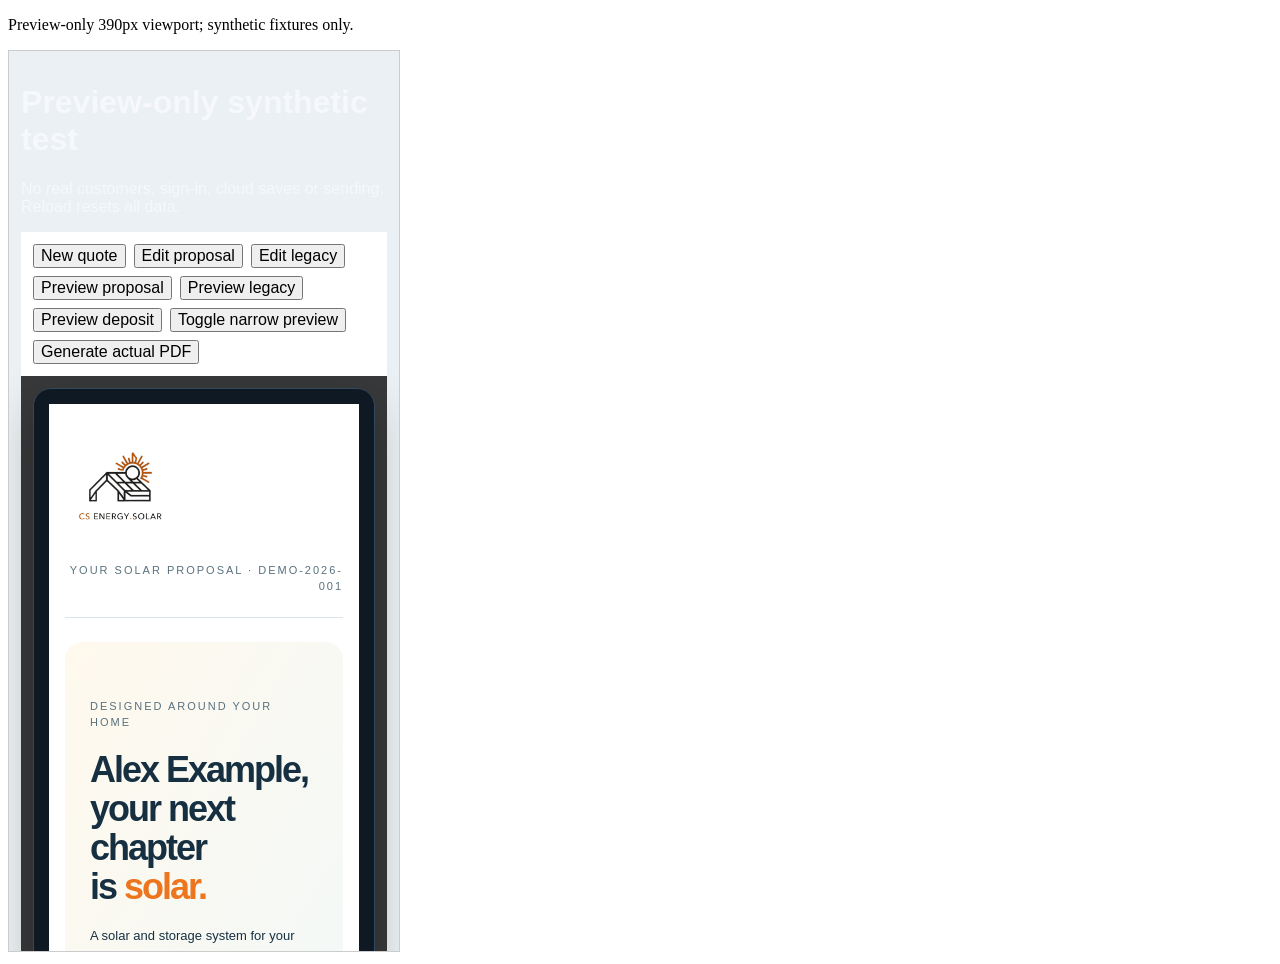
<file: qa-proposal-mobile.html>
<!doctype html><html><head><title>390px mobile proposal QA</title></head><body><p>Preview-only 390px viewport; synthetic fixtures only.</p><iframe title="Mobile proposal test" src="qa-proposal.html" style="width:390px;height:900px;border:1px solid #ccc"></iframe></body></html>
</file>
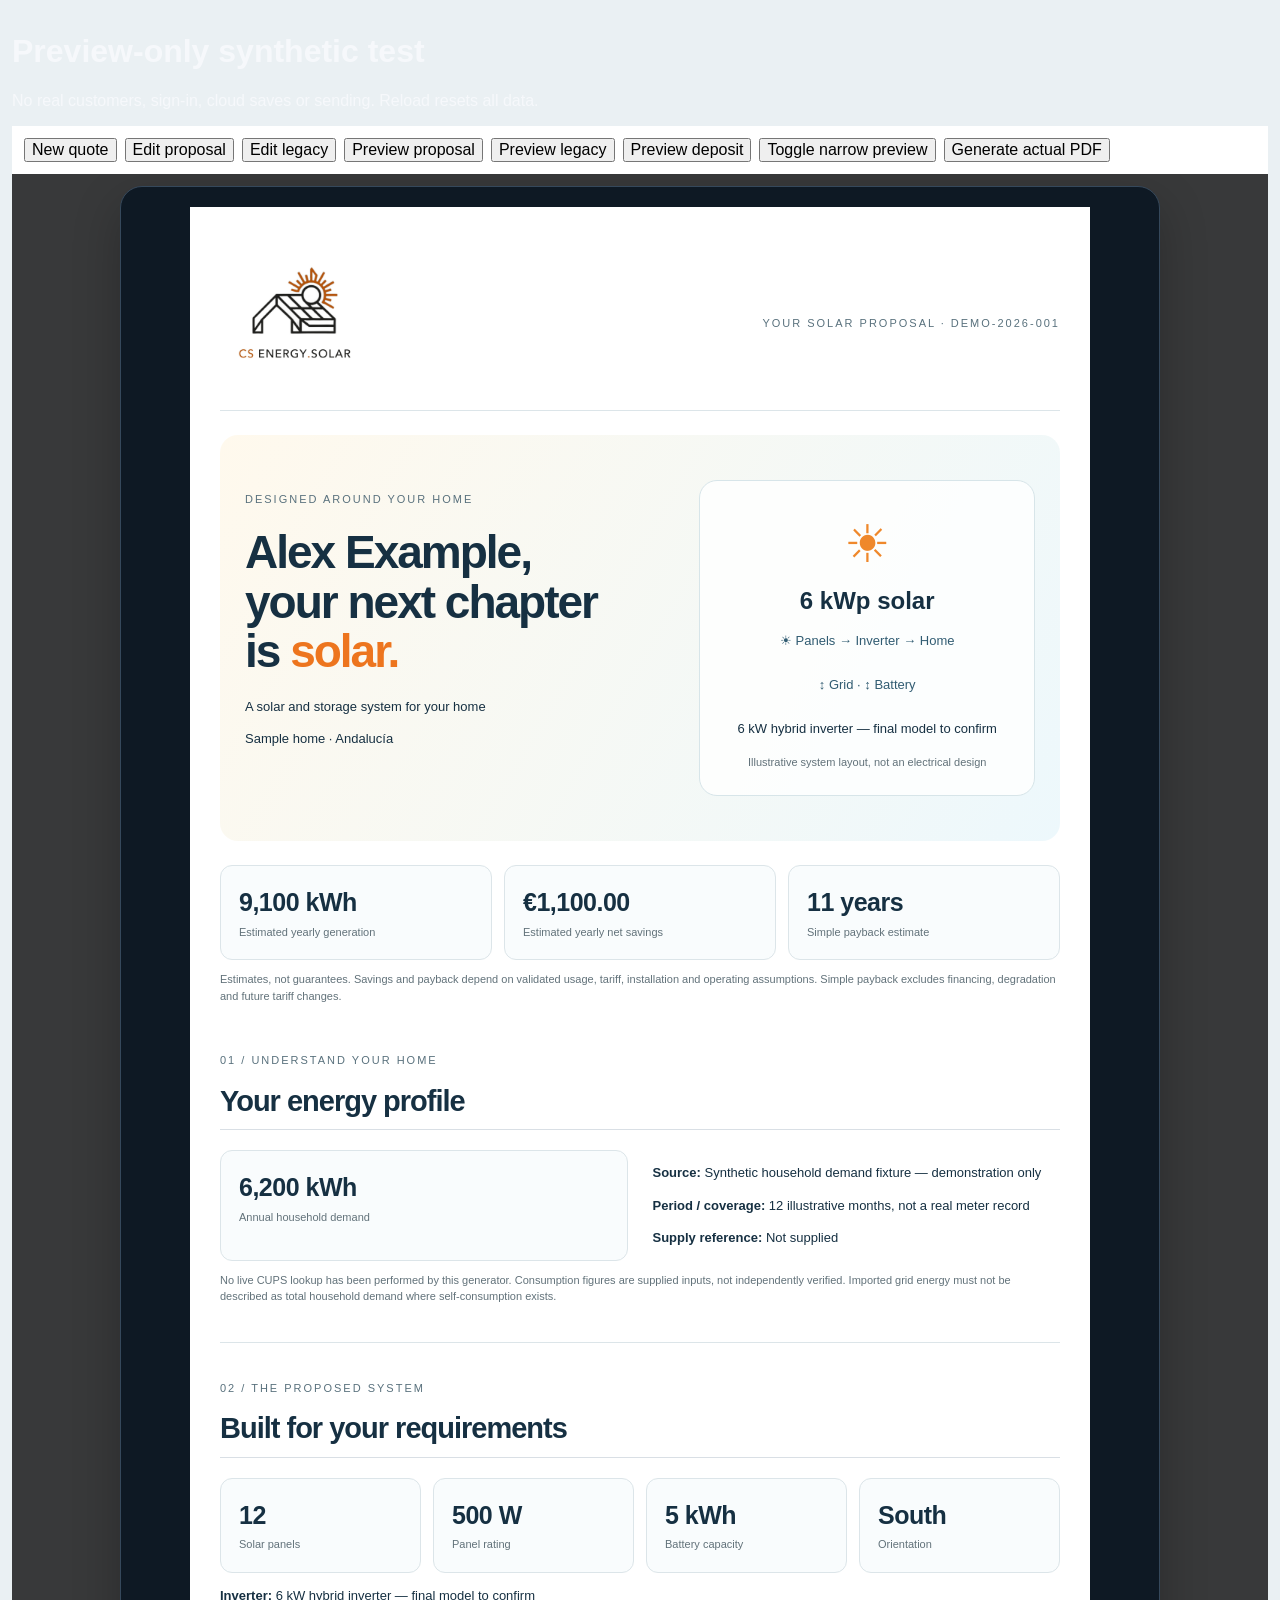
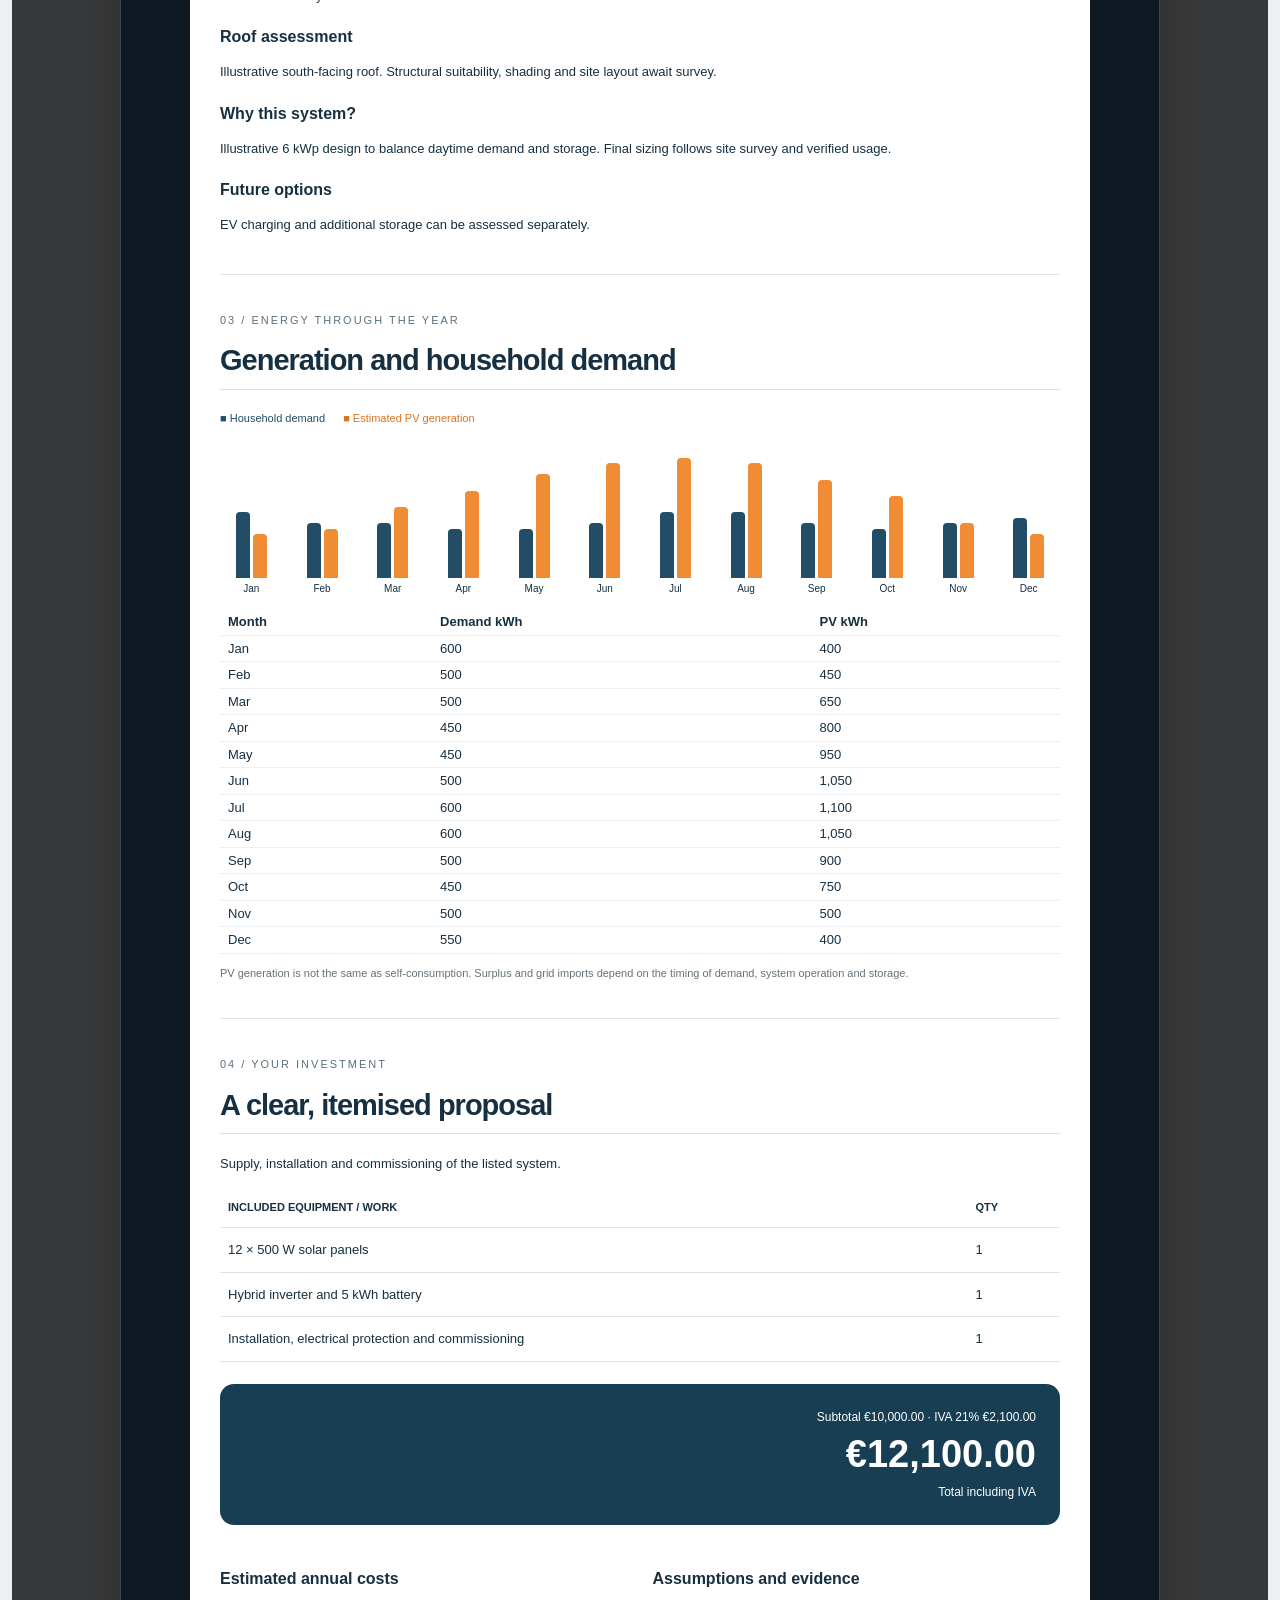
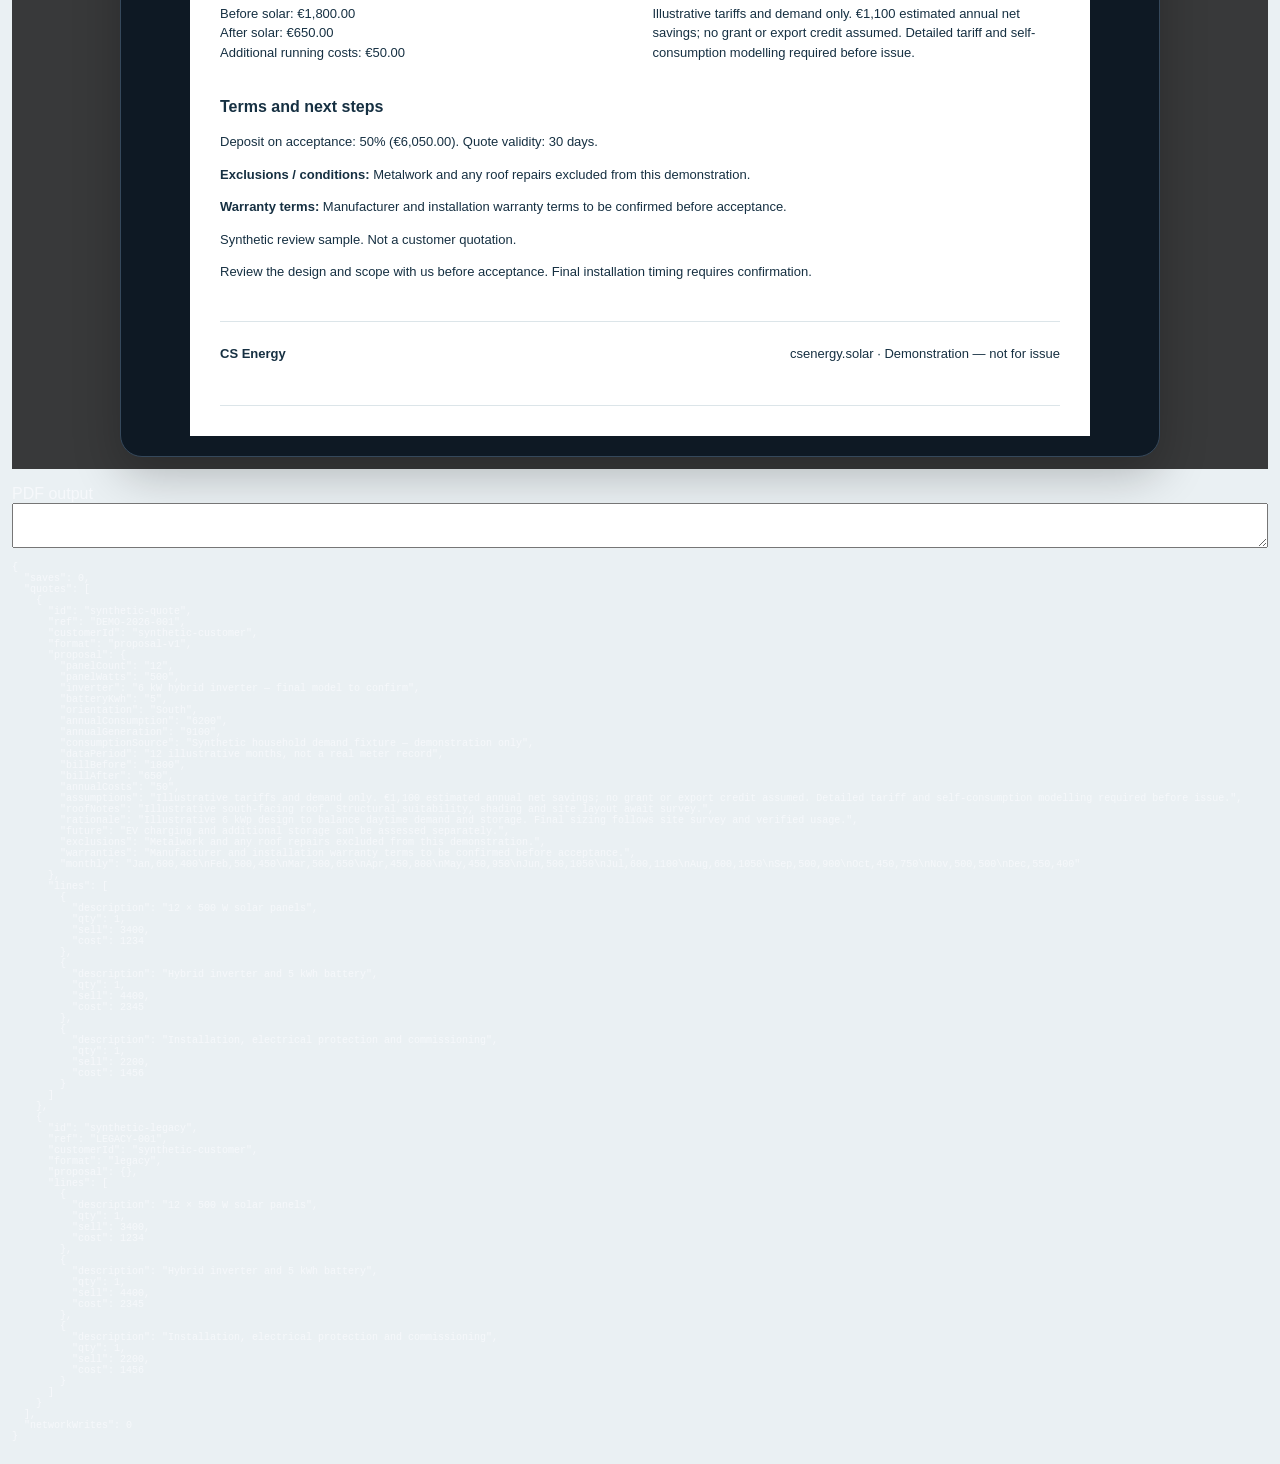
<file: qa-proposal.html>
<!doctype html><html lang="en"><head><meta charset="utf-8"><meta name="viewport" content="width=device-width,initial-scale=1"><title>Synthetic proposal QA — preview only</title><style>
:root{--bg:#081018;--panel:#0f1924;--panel2:#142232;--line:#263749;--text:#f6f8fb;--muted:#93a3b6;--orange:#f47a20;--yellow:#ffc24a;--green:#35c778;--red:#ff6170;--blue:#56a8ff;--radius:18px;--shadow:0 18px 48px rgba(0,0,0,.24)}
*{box-sizing:border-box}html{background:var(--bg)}body{margin:0;background:radial-gradient(circle at 85% 0,#17283a 0,transparent 30%),linear-gradient(180deg,#071018,#0b1420 45%,#081018);color:var(--text);font-family:Inter,-apple-system,BlinkMacSystemFont,"Segoe UI",sans-serif;min-height:100vh}button,input,select,textarea{font:inherit}button{touch-action:manipulation}.hidden{display:none!important}
#login{min-height:100vh;display:grid;place-items:center;padding:20px}.login-card{width:min(430px,100%);background:rgba(15,25,36,.96);border:1px solid var(--line);border-radius:24px;padding:24px;box-shadow:var(--shadow)}.brand{display:flex;align-items:center;gap:12px}.logo{width:48px;height:48px;border-radius:14px;background:linear-gradient(135deg,var(--orange),var(--yellow));display:grid;place-items:center;color:#111;font-weight:950;letter-spacing:-.05em}.brand strong{font-size:19px}.brand small{display:block;color:var(--muted);margin-top:2px}.login-card h1{font-size:28px;margin:28px 0 7px}.login-card p{color:var(--muted);margin:0 0 18px;line-height:1.45}.login-card input{width:100%;background:#09111a;border:1px solid var(--line);border-radius:13px;color:#fff;padding:13px;margin:6px 0}.login-card .primary{width:100%;margin-top:10px}.login-note{font-size:12px!important;margin-top:14px!important}
.app{display:grid;grid-template-columns:250px 1fr;min-height:100vh}.side{border-right:1px solid var(--line);padding:22px 16px;position:sticky;top:0;height:100vh;background:rgba(7,13,19,.93);backdrop-filter:blur(20px)}.side .brand{margin-bottom:24px}.navbtn{width:100%;border:0;background:transparent;color:#c4d0dc;text-align:left;padding:12px 13px;border-radius:12px;margin:4px 0;cursor:pointer;display:flex;gap:10px;align-items:center}.navbtn.active,.navbtn:hover{background:#142232;color:#fff}.side-foot{position:absolute;bottom:18px;left:16px;right:16px;font-size:12px;color:var(--muted);line-height:1.5}.side-foot button{padding:0;border:0;background:none;color:#ccd6df;text-decoration:underline;cursor:pointer}
.main{padding:28px;max-width:1550px;width:100%;margin:0 auto}.top{display:flex;justify-content:space-between;align-items:flex-start;gap:20px;margin-bottom:22px}.eyebrow{color:var(--orange);font-size:12px;font-weight:900;text-transform:uppercase;letter-spacing:.13em}.top h1{font-size:32px;margin:5px 0 4px}.top p{margin:0;color:var(--muted)}.primary,.ghost,.danger{border:0;border-radius:12px;padding:11px 14px;font-weight:850;cursor:pointer}.primary{background:linear-gradient(135deg,var(--orange),#ff9d48);color:#111}.ghost{background:#142232;color:#fff;border:1px solid var(--line)}.danger{background:#3a1720;color:#ff9fa8;border:1px solid #642632}.btnrow{display:flex;gap:8px;flex-wrap:wrap}
.view{display:none}.view.active{display:block}.grid{display:grid;grid-template-columns:repeat(4,1fr);gap:14px}.card{background:linear-gradient(180deg,rgba(20,34,50,.95),rgba(13,23,34,.96));border:1px solid var(--line);border-radius:var(--radius);padding:18px;box-shadow:0 12px 35px rgba(0,0,0,.14)}.stat .label{color:var(--muted);font-size:13px}.stat .num{font-size:30px;font-weight:950;margin-top:6px}.stat .sub{font-size:12px;margin-top:8px}.good{color:var(--green)}.warn{color:var(--yellow)}.bad{color:var(--red)}.muted{color:var(--muted)}
.section{margin-top:18px}.section-head{display:flex;justify-content:space-between;align-items:center;gap:10px;margin-bottom:10px}.section-head h2{font-size:18px;margin:0}.meta{font-size:12px;color:var(--muted)}.cols{display:grid;grid-template-columns:1.45fr 1fr;gap:16px}.job{display:grid;grid-template-columns:56px 1fr auto;gap:13px;align-items:center;padding:13px 0;border-bottom:1px solid var(--line)}.job:last-child{border:0}.date{height:52px;border-radius:13px;background:#09121b;border:1px solid var(--line);display:grid;place-items:center;line-height:1}.date strong{font-size:18px}.date small{font-size:10px;color:var(--muted)}.job h3{font-size:14px;margin:0 0 4px}.job p{font-size:12px;color:var(--muted);margin:0;line-height:1.35}.pill{display:inline-block;font-size:11px;font-weight:850;padding:6px 9px;border-radius:999px;background:#202d3a;border:1px solid var(--line);white-space:nowrap}.pill.orange{color:#ffad6d}.pill.green{color:#79e6aa}.pill.red{color:#ff929a}.pill.blue{color:#93c8ff}
.toolbar{display:flex;gap:10px;margin:16px 0}.search,.filter{background:#0a131d;border:1px solid var(--line);color:#fff;border-radius:12px;padding:11px 13px}.search{flex:1}.customer-grid,.system-grid{display:grid;grid-template-columns:repeat(3,1fr);gap:14px}.customer-card h3,.system-card h3{margin:6px 0;font-size:17px}.customer-card p,.system-card p{margin:5px 0;color:var(--muted);font-size:13px}.card-actions{display:flex;gap:8px;flex-wrap:wrap;margin-top:14px}.mini{border:1px solid var(--line);background:#0b1520;color:#fff;border-radius:10px;padding:8px 10px;font-size:12px;font-weight:760;cursor:pointer;text-decoration:none}.mini.whatsapp{background:#103528;border-color:#1e5941;color:#8ef0ba}.equipment{display:flex;gap:7px;flex-wrap:wrap;margin-top:11px}.equip{font-size:11px;padding:7px 8px;border:1px solid var(--line);border-radius:10px;color:#d1dae4;background:#0a131d}.empty{padding:34px 10px;text-align:center;color:var(--muted)}
.table-wrap{overflow:auto}.table{width:100%;border-collapse:collapse}.table th,.table td{text-align:left;padding:13px 10px;border-bottom:1px solid var(--line);font-size:13px;vertical-align:top}.table th{font-size:11px;color:var(--muted);text-transform:uppercase;letter-spacing:.05em}.name{font-weight:850}.actions{display:flex;gap:7px;justify-content:flex-end}.iconbtn{border:1px solid var(--line);background:#0b1520;color:#fff;border-radius:9px;padding:7px 9px;cursor:pointer}
.modal{position:fixed;inset:0;background:rgba(0,0,0,.76);display:none;align-items:center;justify-content:center;padding:16px;z-index:50}.modal.open{display:flex}.modalbox{background:#0e1924;border:1px solid #35485b;border-radius:22px;width:min(760px,100%);max-height:94vh;overflow:auto;padding:20px;box-shadow:var(--shadow)}.modalbox.wide{width:min(1040px,100%)}.modaltop{display:flex;justify-content:space-between;align-items:center;margin-bottom:16px}.modaltop h2{margin:0}.close{background:none;border:0;color:#fff;font-size:26px;cursor:pointer}.formgrid{display:grid;grid-template-columns:1fr 1fr;gap:12px}.field{display:flex;flex-direction:column;gap:6px}.field.full{grid-column:1/-1}.field label{font-size:12px;color:#aebbc9}.field input,.field select,.field textarea{background:#08111a;border:1px solid var(--line);border-radius:11px;padding:11px;color:#fff}.field textarea{min-height:90px;resize:vertical}.formactions{display:flex;justify-content:flex-end;gap:9px;margin-top:16px}.detail-grid{display:grid;grid-template-columns:1fr 1fr;gap:14px}.detail-section{background:#0a141e;border:1px solid var(--line);border-radius:15px;padding:14px}.detail-section h3{margin:0 0 10px;font-size:15px}.kv{display:grid;grid-template-columns:120px 1fr;gap:7px;font-size:13px;margin:6px 0}.kv span:first-child{color:var(--muted)}
.photo-grid{display:grid;grid-template-columns:repeat(3,1fr);gap:8px;margin-top:10px}.photo{aspect-ratio:4/3;border:1px solid var(--line);border-radius:12px;overflow:hidden;position:relative;background:#08111a}.photo img{width:100%;height:100%;object-fit:cover}.photo button{position:absolute;top:5px;right:5px;border:0;border-radius:50%;width:26px;height:26px;background:rgba(0,0,0,.7);color:#fff}.upload{display:block;border:1px dashed #4a6075;border-radius:12px;padding:13px;text-align:center;cursor:pointer;color:#c7d2de;font-size:13px}.upload input{display:none}.signature-wrap{border:1px solid var(--line);border-radius:12px;background:#fff;overflow:hidden}.signature-wrap canvas{display:block;width:100%;height:160px;touch-action:none}.signature-tools{display:flex;justify-content:space-between;align-items:center;margin-top:7px;font-size:12px;color:var(--muted)}
.report{background:#fff;color:#16202b;border-radius:18px;padding:28px}.report h1{margin:0;font-size:28px}.report h2{font-size:16px;border-bottom:1px solid #d9dfe5;padding-bottom:6px;margin-top:22px}.report p,.report td{font-size:13px}.report-table{width:100%;border-collapse:collapse}.report-table td{padding:5px 0;vertical-align:top}.report .rlabel{width:150px;color:#5f6b76}.report-photos{display:grid;grid-template-columns:repeat(3,1fr);gap:8px}.report-photos img{width:100%;aspect-ratio:4/3;object-fit:cover;border-radius:8px}.report-signature{max-width:300px;border-top:1px solid #333;margin-top:28px;padding-top:7px}.report-signature img{max-width:240px;height:90px;object-fit:contain;display:block}
.settings-grid{display:grid;grid-template-columns:1fr 1fr;gap:15px}.settings-card h3{margin-top:0}.settings-card p{font-size:13px;color:var(--muted);line-height:1.45}.settings-card input,.settings-card textarea{width:100%;background:#08111a;border:1px solid var(--line);border-radius:11px;padding:11px;color:#fff;margin:6px 0}.settings-card textarea{min-height:90px;resize:vertical}.filebtn{position:relative;overflow:hidden}.filebtn input{position:absolute;inset:0;opacity:0;cursor:pointer}
.mobilebar,.fab{display:none}
@page{margin:0}@media print{body>*{display:none!important}#reportPrintHost{display:block!important;position:absolute;inset:0;background:#fff;padding:14mm 16mm;box-sizing:border-box}.report{box-shadow:none;border-radius:0}.report-actions{display:none!important}}
@media(max-width:980px){.app{grid-template-columns:1fr}.side{display:none}.main{padding:18px 14px 92px}.grid{grid-template-columns:repeat(2,1fr)}.cols,.detail-grid,.settings-grid{grid-template-columns:1fr}.customer-grid,.system-grid{grid-template-columns:repeat(2,1fr)}.mobilebar{display:grid;grid-template-columns:repeat(6,1fr);position:fixed;bottom:0;left:0;right:0;background:rgba(7,13,19,.98);border-top:1px solid var(--line);z-index:30;padding:7px 2px calc(7px + env(safe-area-inset-bottom))}.mobilebar button{background:none;border:0;color:#8fa0b2;font-size:9px;padding:5px 1px}.mobilebar .active{color:#fff}.mobilebar span{display:block;font-size:17px;margin-bottom:2px}.fab{display:block;position:fixed;right:18px;bottom:79px;width:56px;height:56px;border-radius:50%;border:0;background:linear-gradient(135deg,var(--orange),var(--yellow));color:#111;font-size:29px;font-weight:900;z-index:31;box-shadow:0 10px 30px rgba(244,122,32,.35)}}
@media(max-width:640px){.top h1{font-size:26px}.top .primary{display:none}.grid{grid-template-columns:1fr 1fr}.card{padding:14px}.stat .num{font-size:25px}.customer-grid,.system-grid{grid-template-columns:1fr}.toolbar{flex-wrap:wrap}.filter{height:42px}.formgrid{grid-template-columns:1fr}.field.full{grid-column:auto}.job{grid-template-columns:50px 1fr}.job>.pill{grid-column:2;justify-self:start}.photo-grid,.report-photos{grid-template-columns:repeat(2,1fr)}.kv{grid-template-columns:105px 1fr}.modal{padding:8px}.modalbox{padding:15px;border-radius:18px}.report{padding:18px}}

/* Business suite additions */
.kpis{display:grid;grid-template-columns:repeat(4,1fr);gap:12px}.money{font-variant-numeric:tabular-nums}.product-grid{display:grid;grid-template-columns:repeat(3,1fr);gap:14px}.product-card h3{margin:6px 0 4px}.supplier{font-size:11px;text-transform:uppercase;letter-spacing:.08em;color:var(--orange);font-weight:900}.price-row{display:flex;justify-content:space-between;gap:10px;margin:12px 0}.price-box{flex:1;background:#09131d;border:1px solid var(--line);border-radius:12px;padding:10px}.price-box small{display:block;color:var(--muted);font-size:10px}.price-box strong{display:block;margin-top:3px}.doclinks{display:flex;gap:6px;flex-wrap:wrap;margin-top:10px}.quote-lines{width:100%;border-collapse:collapse}.quote-lines th,.quote-lines td{padding:9px 7px;border-bottom:1px solid var(--line);font-size:12px}.quote-lines input,.quote-lines select{width:100%;background:#08111a;border:1px solid var(--line);color:#fff;border-radius:8px;padding:8px}.quote-summary{display:grid;grid-template-columns:1fr 1fr;gap:8px;margin-top:12px}.quote-summary .sum{background:#09131d;border:1px solid var(--line);border-radius:12px;padding:11px}.quote-summary small{color:var(--muted);display:block}.quote-summary strong{font-size:18px}.monitor-grid{display:grid;grid-template-columns:repeat(3,1fr);gap:14px}.monitor-card .hero-power{font-size:32px;font-weight:950;margin:8px 0}.flow{display:grid;grid-template-columns:1fr 1fr;gap:8px}.flow div{background:#09131d;border:1px solid var(--line);border-radius:10px;padding:9px}.flow small{display:block;color:var(--muted);font-size:10px}.flow strong{font-size:15px}.provider{display:inline-flex;align-items:center;gap:7px;font-weight:900}.dot{width:9px;height:9px;border-radius:50%;background:var(--muted)}.dot.live{background:var(--green)}.dot.setup{background:var(--yellow)}.timeline{display:flex;gap:8px;flex-wrap:wrap}.step{font-size:11px;border:1px solid var(--line);border-radius:999px;padding:7px 9px;color:var(--muted)}.step.done{color:#8ff0b8;border-color:#285d43;background:#102a20}.paper-grid{display:grid;grid-template-columns:repeat(5,1fr);gap:9px}.paper{background:#0a141e;border:1px solid var(--line);border-radius:13px;padding:12px;text-align:center;cursor:pointer}.paper strong{display:block;font-size:12px}.paper span{font-size:22px;display:block;margin-bottom:6px}.portal-preview{background:linear-gradient(180deg,#f8fbff,#eef4f8);color:#13202c;border-radius:20px;padding:20px}.portal-preview .brand strong{color:#13202c}.portal-doc{display:flex;justify-content:space-between;align-items:center;padding:11px 0;border-bottom:1px solid #d8e1e8}.portal-doc:last-child{border:0}.portal-status{display:grid;grid-template-columns:repeat(4,1fr);gap:8px}.portal-status div{background:#fff;border:1px solid #dfe6ec;border-radius:12px;padding:10px}.portal-status small{color:#64717d;display:block}.portal-status strong{font-size:15px}.legal-note{font-size:11px;color:var(--muted);line-height:1.45}.banner{border:1px solid #5b4c20;background:#2a2410;color:#ffe58a;border-radius:13px;padding:12px 14px;font-size:12px;margin-bottom:14px}.doc-report{background:#fff;color:#16202b;border-radius:18px;padding:34px;min-height:900px}.doc-report h1{font-size:28px;margin:0}.doc-report h2{font-size:16px;border-bottom:1px solid #d9dfe5;padding-bottom:6px;margin-top:24px}.doc-report table{width:100%;border-collapse:collapse}.doc-report td,.doc-report th{padding:7px 4px;border-bottom:1px solid #e6eaee;font-size:13px;text-align:left}.doc-report .total{font-size:20px;font-weight:900}.signature-light{background:white;border:1px solid #cdd6de;border-radius:12px;overflow:hidden}.signature-light canvas{display:block;width:100%;height:170px;touch-action:none}.quote-status-Draft{color:#c9d4df}.quote-status-Sent{color:#93c8ff}.quote-status-Accepted{color:#79e6aa}.quote-status-Deposit{color:#ffe083}.quote-status-Complete{color:#79e6aa}
@media(max-width:980px){.product-grid,.monitor-grid{grid-template-columns:repeat(2,1fr)}.paper-grid{grid-template-columns:repeat(3,1fr)}}
@media(max-width:640px){.product-grid,.monitor-grid{grid-template-columns:1fr}.paper-grid{grid-template-columns:repeat(2,1fr)}.quote-summary,.portal-status{grid-template-columns:1fr 1fr}.kpis{grid-template-columns:1fr 1fr}}

.customer-app-shell{max-width:1180px;margin:0 auto;padding:28px 22px 46px}.customer-app-head{display:flex;justify-content:space-between;gap:18px;align-items:center;margin-bottom:26px;padding-bottom:18px;border-bottom:1px solid rgba(255,255,255,.08)}.customer-app-head .brand strong{font-size:20px}.customer-app-head .brand small{font-size:12px;letter-spacing:.04em}.customer-welcome{margin:4px 0 22px}.customer-welcome h1{font-size:34px;line-height:1.08;margin:0 0 8px;letter-spacing:-.03em}.customer-welcome p{margin:0;color:var(--muted);font-size:15px}.customer-app-grid{display:grid;grid-template-columns:minmax(0,1.15fr) minmax(330px,.85fr);gap:18px;align-items:start}.customer-app-card{background:linear-gradient(180deg,rgba(20,34,50,.98),rgba(12,22,32,.98));border:1px solid rgba(255,255,255,.09);border-radius:20px;padding:22px;box-shadow:0 14px 36px rgba(0,0,0,.16)}.customer-app-card h2{font-size:20px;margin:0 0 6px;letter-spacing:-.015em}.customer-app-card h3{font-size:15px;margin-top:0}.customer-card-sub{color:var(--muted);font-size:13px;margin:0 0 18px;line-height:1.5}.customer-app-kpis{display:grid;grid-template-columns:repeat(4,minmax(0,1fr));gap:12px;margin-bottom:18px}.customer-app-kpis>div{position:relative;overflow:hidden;background:linear-gradient(180deg,#0b1722,#09131c);border:1px solid rgba(255,255,255,.08);border-radius:16px;padding:16px;min-height:92px}.customer-app-kpis>div:before{content:'';position:absolute;left:0;top:0;bottom:0;width:3px;background:linear-gradient(180deg,var(--orange),var(--yellow))}.customer-app-kpis small{display:block;color:var(--muted);margin-bottom:9px;font-size:11px;text-transform:uppercase;letter-spacing:.08em;font-weight:800}.customer-app-kpis strong{display:block;font-size:16px;line-height:1.25}.customer-plan-grid{display:grid;grid-template-columns:repeat(3,minmax(0,1fr));gap:11px}.customer-plan{position:relative;border:1px solid rgba(255,255,255,.09);background:#0a151f;border-radius:16px;padding:16px;min-height:174px;display:flex;flex-direction:column}.customer-plan>strong{font-size:16px}.customer-plan>p:first-of-type{font-size:22px;font-weight:900;margin:8px 0}.customer-plan .muted{font-size:12px;line-height:1.45;flex:1}.customer-plan .mini{width:100%;margin-top:8px}.customer-plan.current{outline:2px solid var(--orange);background:linear-gradient(180deg,rgba(244,122,32,.13),#0a151f)}.customer-app-actions{display:flex;gap:8px;flex-wrap:wrap}.customer-app-login{max-width:460px;margin:50px auto;background:linear-gradient(180deg,rgba(20,34,50,.98),rgba(12,22,32,.98));box-shadow:0 24px 70px rgba(0,0,0,.3)}.customer-service-price{display:flex;align-items:center;justify-content:space-between;gap:14px;background:#09141e;border:1px solid rgba(255,255,255,.08);border-radius:14px;padding:14px 15px;margin:14px 0 18px}.customer-service-price span{color:var(--muted);font-size:12px}.customer-service-price strong{font-size:18px}.customer-booking-form .field{margin-bottom:12px}.customer-booking-form .primary{width:100%;margin-top:4px;padding:13px 16px}.customer-system-status{display:flex;align-items:center;gap:9px;margin-bottom:16px;padding:10px 12px;border-radius:12px;background:#0a161f;border:1px solid rgba(255,255,255,.07);font-size:13px}.customer-system-dot{width:9px;height:9px;border-radius:50%;background:var(--green);box-shadow:0 0 0 4px rgba(53,199,120,.11)}.customer-section-stack{display:grid;gap:18px}.customer-app-card .kv{grid-template-columns:115px 1fr;padding:8px 0;margin:0;border-bottom:1px solid rgba(255,255,255,.06)}.customer-app-card .kv:last-child{border-bottom:0}.customer-app-card .kv strong{text-align:right}.customer-app-card .portal-doc{padding:11px 0;border-bottom:1px solid rgba(255,255,255,.07)}.customer-app-card .portal-doc:last-child{border-bottom:0}.customer-divider{height:1px;background:rgba(255,255,255,.08);margin:18px 0}.portal-on{color:#5dd39e}.portal-off{color:var(--muted)}@media(max-width:900px){.customer-app-grid{grid-template-columns:1fr}.customer-plan-grid{grid-template-columns:1fr 1fr}.customer-app-kpis{grid-template-columns:1fr 1fr}}@media(max-width:620px){.customer-app-shell{padding:16px 12px 32px}.customer-app-head{margin-bottom:20px}.customer-welcome h1{font-size:28px}.customer-app-kpis,.customer-plan-grid{grid-template-columns:1fr}.customer-app-card{padding:18px}.customer-app-head .brand small{display:none}}
.customer-goodwe-link{display:inline-flex;align-items:center;justify-content:center;gap:6px;min-height:44px;padding:10px 14px;box-sizing:border-box}.customer-goodwe-link:focus-visible{outline:2px solid var(--orange);outline-offset:3px}

/* Quote-only presentation: shared invoices, contracts and service reports are unchanged. */
.doc-report.quote-document{box-sizing:border-box;max-width:194mm;margin:0 auto;padding:30px;min-height:0;border-radius:0;color:#20313d;font:13px/1.5 Arial,sans-serif;background:#fff;overflow-wrap:anywhere}
.quote-document .quote-header{display:flex;justify-content:space-between;align-items:flex-start;gap:24px;border-bottom:3px solid #c65a13;padding-bottom:18px;margin-bottom:22px;break-inside:avoid}
.quote-document .quote-logo{display:block;width:auto;max-width:172px;height:auto;max-height:80px;margin:0 0 10px}
.quote-document .quote-company{font-size:11px;line-height:1.5;color:#53616b;max-width:320px}
.quote-document .quote-meta{text-align:right;min-width:135px;padding-top:9px;font-size:12px}
.quote-document .quote-kicker{color:#a7470b;font-size:10px;font-weight:700;letter-spacing:1.7px;text-transform:uppercase;margin:0 0 5px}
.quote-document .quote-meta h1{font-size:28px;letter-spacing:-.6px;font-weight:700;margin:0 0 4px;line-height:1.15;color:#20313d}
.quote-document .quote-ref{font-weight:700;font-size:14px;margin:14px 0 2px}
.quote-document .quote-date{color:#53616b}
.quote-document .quote-customer{background:#f3f5f6;border-left:3px solid #d2dbe0;padding:13px 16px;margin:0 0 23px;break-inside:avoid}
.quote-document .quote-customer-name{font-size:15px;font-weight:700;color:#20313d;margin-bottom:3px}
.quote-document .quote-customer-details{font-size:12px;color:#53616b}
.quote-document .quote-project h2{border:0;margin:0 0 9px;padding:0;font-size:22px;line-height:1.25;letter-spacing:-.3px;break-after:avoid}
.quote-document .quote-scope{margin:0 0 20px;color:#53616b;white-space:pre-line}
.quote-document table.quote-items{width:100%;table-layout:fixed;border-collapse:collapse;margin:0 0 20px}
.quote-document .quote-items th{background:#20313d;color:#fff;font-size:10px;letter-spacing:.8px;text-transform:uppercase;padding:10px 12px;border:0;font-weight:700}
.quote-document .quote-items td{padding:11px 12px;border-bottom:1px solid #e3e8eb;font-size:12px;line-height:1.45;vertical-align:top}
.quote-document .quote-items tbody tr:nth-child(even){background:#f7f8f9}
.quote-document .quote-items th:last-child,.quote-document .quote-items td:last-child{width:64px;text-align:right;white-space:nowrap}
.quote-document .quote-items thead{display:table-header-group}
.quote-document .quote-items tr{break-inside:avoid;page-break-inside:avoid}
.quote-document .quote-price-summary{display:table;border-collapse:collapse;margin:0 0 24px auto;width:290px;max-width:100%;break-inside:avoid;page-break-inside:avoid}
.quote-document .quote-price-summary-row{display:table-row;font-size:12px}.quote-document .quote-price-summary-row>span,.quote-document .quote-price-summary-row>strong{display:table-cell;padding:5px 12px;white-space:nowrap}.quote-document .quote-price-summary-row>strong{text-align:right}
.quote-document .quote-price-summary-row strong{white-space:nowrap;font-weight:400}
.quote-document .quote-grand-total{background:#f8ede5;border-top:2px solid #c65a13;margin-top:8px;padding:11px 12px;font-size:17px;font-weight:700;color:#8d3d0b}
.quote-document .quote-grand-total strong{font-weight:700}.quote-document .quote-grand-total>span,.quote-document .quote-grand-total>strong{padding-top:11px;padding-bottom:11px}
.quote-document .quote-terms{border-top:1px solid #d7dfe3;padding-top:15px;display:flex;gap:28px;break-inside:avoid;page-break-inside:avoid}
.quote-document .quote-terms>div{flex:1}
.quote-document .quote-term-value{font-weight:700;font-size:13px;margin:0}
.quote-document .quote-notes{font-size:11px;line-height:1.6;color:#53616b;border-top:1px solid #e3e8eb;margin-top:18px;padding-top:14px;white-space:pre-line}
@media(max-width:600px){.doc-report.quote-document{padding:20px 16px}.quote-document .quote-header{gap:12px}.quote-document .quote-logo{width:135px}.quote-document .quote-meta{min-width:110px}.quote-document .quote-meta h1{font-size:24px}.quote-document .quote-project h2{font-size:20px}.quote-document .quote-terms{gap:16px}}
@page quote-paper{size:A4;margin:14mm}
@media print{body:has(#reportPrintHost>.quote-document){background:#fff}#reportPrintHost:has(>.quote-document){position:static;padding:0;inset:auto}.doc-report.quote-document{page:quote-paper;max-width:none;width:100%;padding:0;border-radius:0;print-color-adjust:exact;-webkit-print-color-adjust:exact}.quote-document p{orphans:3;widows:3}}

</style><link rel="stylesheet" href="proposal-generator-v1.css"><style>body{margin:0;padding:12px;background:#eaf0f3}.qa-toolbar{position:relative;z-index:1;background:white;padding:12px;display:flex;gap:8px;flex-wrap:wrap}#businessDocModal{position:static;display:block;padding:12px}.modalbox.wide{margin:auto}#businessDocModal .modalbox{max-height:none}#businessDocTitle,#reportPrintHost{display:none}#qa-status{white-space:pre-wrap;font-size:10px}#pdf-output{width:100%;height:45px}#qa-frame.mobile{width:390px;max-width:100%;margin:auto}#qa-frame.mobile .sp-hero,#qa-frame.mobile .sp-grid{grid-template-columns:1fr}#qa-frame.mobile .sp-hero h1{font-size:36px}#qa-frame.mobile .sp-specs,#qa-frame.mobile .sp-stats{grid-template-columns:1fr 1fr}</style></head><body><h1>Preview-only synthetic test</h1><p>No real customers, sign-in, cloud saves or sending. Reload resets all data.</p><div class="qa-toolbar"><button onclick="openQuoteModal()">New quote</button><button onclick="openQuoteModal('synthetic-quote')">Edit proposal</button><button onclick="openQuoteModal('synthetic-legacy')">Edit legacy</button><button onclick="showBusinessDoc('synthetic-quote','quote')">Preview proposal</button><button onclick="showBusinessDoc('synthetic-legacy','quote')">Preview legacy</button><button onclick="showBusinessDoc('synthetic-quote','deposit')">Preview deposit</button><button onclick="document.getElementById('qa-frame').classList.toggle('mobile')">Toggle narrow preview</button><button onclick="qaPdf()">Generate actual PDF</button></div><div class="modal" id="quoteModal"><div class="modalbox wide"><div class="modaltop"><h2 id="quoteModalTitle">Create quote</h2><button class="close" onclick="closeModal('quoteModal')">×</button></div><form id="quoteForm"><div class="formgrid"><div class="field"><label>Customer</label><select id="quoteCustomer" name="customerId" required></select></div><div class="field"><label>Quote number</label><input name="ref" id="quoteRef" placeholder="Q-0001" required></div><div class="field"><label>Factura number</label><input name="invoiceNo" id="quoteInvoiceNo" placeholder="Leave blank to create automatically"></div><div class="field"><label>Valid for</label><select name="validDays"><option value="14">14 days</option><option value="30" selected>30 days</option><option value="60">60 days</option></select></div><div class="field"><label>Deposit %</label><input name="depositPct" id="quoteDeposit" type="number" min="0" max="100" value="50"></div><div class="field"><label>Quote title</label><input name="title" value="Solar PV installation"></div><div class="field full"><label>Scope / notes</label><textarea name="scope" placeholder="Supply, installation, commissioning, legalisation…"></textarea></div></div><div class="section-head"><h2>Quote lines</h2><button type="button" class="ghost" onclick="addQuoteLine()">+ Add line</button></div><div class="table-wrap"><table class="quote-lines"><thead><tr><th style="min-width:220px">Product / description</th><th>Qty</th><th>Cost €</th><th>Sell €</th><th>Total</th><th></th></tr></thead><tbody id="quoteLineBody"></tbody></table></div><div class="quote-summary" id="quoteLiveSummary"></div><div class="formactions"><button type="button" class="ghost" onclick="closeModal('quoteModal')">Cancel</button><button class="primary" id="quoteSaveButton">Save quote</button></div></form></div></div>
<div id="qa-frame"><div id="businessDocModal" class="modal"><div class="modalbox wide"><h2 id="businessDocTitle"></h2><div id="businessDocContent"></div></div></div></div><div id="reportPrintHost"></div><p id="pdf-status"></p><label>PDF output<textarea id="pdf-output" readonly></textarea></label><pre id="qa-status"></pre><script src="proposal-generator-v1.js"></script><script>const data={"settings":{"companyName":"CS Energy","companyLogo":"[data-uri]","companyWeb":"csenergy.solar","companyPhone":"Demonstration — not for issue","quoteFooter":"Synthetic review sample. Not a customer quotation.","defaultDeposit":50},"customers":[{"name":"Alex Example","location":"Sample home · Andalucía","id":"synthetic-customer"},{"id":"other","name":"Second Synthetic Customer","location":"Test only"}],"quotes":[{"ref":"DEMO-2026-001","title":"A solar and storage system for your home","scope":"Supply, installation and commissioning of the listed system.","depositPct":50,"validDays":30,"documentFormat":"proposal-v1","lines":[{"description":"12 × 500 W solar panels","qty":1,"sell":3400,"cost":1234},{"description":"Hybrid inverter and 5 kWh battery","qty":1,"sell":4400,"cost":2345},{"description":"Installation, electrical protection and commissioning","qty":1,"sell":2200,"cost":1456}],"proposal":{"panelCount":"12","panelWatts":"500","inverter":"6 kW hybrid inverter — final model to confirm","batteryKwh":"5","orientation":"South","annualConsumption":"6200","annualGeneration":"9100","consumptionSource":"Synthetic household demand fixture — demonstration only","dataPeriod":"12 illustrative months, not a real meter record","billBefore":"1800","billAfter":"650","annualCosts":"50","assumptions":"Illustrative tariffs and demand only. €1,100 estimated annual net savings; no grant or export credit assumed. Detailed tariff and self-consumption modelling required before issue.","roofNotes":"Illustrative south-facing roof. Structural suitability, shading and site layout await survey.","rationale":"Illustrative 6 kWp design to balance daytime demand and storage. Final sizing follows site survey and verified usage.","future":"EV charging and additional storage can be assessed separately.","exclusions":"Metalwork and any roof repairs excluded from this demonstration.","warranties":"Manufacturer and installation warranty terms to be confirmed before acceptance.","monthly":"Jan,600,400\nFeb,500,450\nMar,500,650\nApr,450,800\nMay,450,950\nJun,500,1050\nJul,600,1100\nAug,600,1050\nSep,500,900\nOct,450,750\nNov,500,500\nDec,550,400"},"id":"synthetic-quote","customerId":"synthetic-customer","date":"2026-11-01"},{"ref":"LEGACY-001","title":"A solar and storage system for your home","scope":"Supply, installation and commissioning of the listed system.","depositPct":50,"validDays":30,"lines":[{"description":"12 × 500 W solar panels","qty":1,"sell":3400,"cost":1234},{"description":"Hybrid inverter and 5 kWh battery","qty":1,"sell":4400,"cost":2345},{"description":"Installation, electrical protection and commissioning","qty":1,"sell":2200,"cost":1456}],"id":"synthetic-legacy","customerId":"synthetic-customer","date":"2026-11-01"}],"products":[]};let editingQuoteId=null,saves=0;const DEFAULT_COMPANY_LOGO="[data-uri]";function uid(){return 'synthetic-'+Date.now()}function save(){saves++;status()}function renderQuotes(){}function switchView(){}function openQuoteDetail(id){showBusinessDoc(id,'quote');status()}function status(){document.getElementById('qa-status').textContent=JSON.stringify({saves,quotes:data.quotes.map(q=>({id:q.id,ref:q.ref,customerId:q.customerId,format:q.documentFormat||'legacy',proposal:q.proposal||{},lines:q.lines})),networkWrites:0},null,2)};const LABELS={quote:['Quote','quotation'],deposit:['Deposit','deposit'],invoice:['Invoice','invoice']};function esc(s=''){return String(s).replace(/[&<>'"]/g,c=>({'&':'&amp;','<':'&lt;','>':'&gt;',"'":'&#039;','"':'&quot;'}[c]))}
function iso(d){return new Date(d).toISOString().slice(0,10)}
function prettyDate(s){if(!s)return'—';const d=new Date(s+'T12:00:00');return d.toLocaleDateString('en-GB',{day:'numeric',month:'short',year:'numeric'})}
function customer(id){return data.customers.find(c=>c.id===id)||{name:'Unknown customer',location:'',phone:'',email:'',address:''}}
function eur(n){return new Intl.NumberFormat('en-IE',{style:'currency',currency:'EUR'}).format(Number(n||0))}
function quoteTotals(lines){const cost=lines.reduce((a,l)=>a+l.cost*l.qty,0),net=lines.reduce((a,l)=>a+l.sell*l.qty,0),iva=net*.21,total=net+iva,profit=net-cost,margin=net?profit/net*100:0;return{cost,net,iva,total,profit,margin}}
function docHeader(type,q,c,docRef=''){const co=data.settings,logoSrc=co.companyLogo||DEFAULT_COMPANY_LOGO,logo=logoSrc?`<img src="${esc(logoSrc)}" alt="${esc(co.companyName||'CS Energy')}" style="width:300px;max-width:100%;max-height:125px;object-fit:contain;object-position:left center;margin-bottom:14px">`:'';const ref=docRef||q.ref;return `<div style="display:flex;justify-content:space-between;gap:28px;align-items:flex-start"><div>${logo}<p style="margin-top:0">${esc(co.companyAddress||'')}<br>${esc(co.companyTaxId||'')}<br>${esc(co.companyWeb||'')} ${co.companyPhone?'· '+esc(co.companyPhone):''}</p></div><div style="text-align:right;padding-top:8px"><strong>${type.toUpperCase()}</strong><br>${esc(ref)}<br>${prettyDate(iso(new Date()))}</div></div><h2>Customer</h2><p><strong>${esc(c.name)}</strong><br>${esc(c.address||c.location)}${c.taxId?`<br>NIE/NIF/CIF: ${esc(c.taxId)}`:''}<br>${esc(c.email||'')} ${esc(c.phone||'')}</p>`}
function showBusinessDoc(id,type){const q=data.quotes.find(x=>x.id===id),c=customer(q.customerId),co=data.settings,t=quoteTotals(q.lines),dep=t.total*q.depositPct/100,bal=t.total-dep;let title='',body='';if(type==='quote'){title='Quote';body=quoteDocument(q,c,co,t,dep)}if(type==='deposit'){title='Deposit request';body=`${docHeader('Deposit request / Solicitud de anticipo',q,c)}<h2>Amount due</h2><p class="total">${eur(dep)}</p><p>This represents ${q.depositPct}% of accepted quotation ${esc(q.ref)} with total contract value ${eur(t.total)}.</p>${co.depositText?`<p>${esc(co.depositText).replace(/\n/g,'<br>')}</p>`:''} ${paymentDetails(q)}`}if(type==='balance'){title='Final balance request';body=`${docHeader('Final balance request',q,c)}<h2>Payment summary</h2><table><tr><td>Contract value</td><td>${eur(t.total)}</td></tr><tr><td>Deposit</td><td>− ${eur(dep)}</td></tr><tr><td class="total">Balance due</td><td class="total">${eur(bal)}</td></tr></table>${paymentDetails(q)}${co.balanceText?`<p>${esc(co.balanceText).replace(/\n/g,'<br>')}</p>`:''}` }if(type==='invoice'){title='Official factura';const no=invoiceNumber(q);body=`${docHeader('FACTURA',q,c,no)}<table><thead><tr><th>Description</th><th>Qty</th></tr></thead><tbody>${q.lines.map(l=>`<tr><td>${esc(l.description)}</td><td>${l.qty}</td></tr>`).join('')}</tbody></table><p style="text-align:right">Base imponible ${eur(t.net)}<br>IVA 21% ${eur(t.iva)}<br><span class="total">TOTAL ${eur(t.total)}</span></p>${co.invoiceFooter?`<p>${esc(co.invoiceFooter).replace(/\n/g,'<br>')}</p>`:''}` }if(type==='contract'){title='Solar Installation Agreement';const customTerms=(co.contractTerms||'').trim();body=`${docHeader('Solar Installation Agreement',q,c)}
<h1 style="margin-bottom:4px">SOLAR INSTALLATION AGREEMENT</h1>
<p><strong>Quotation ${esc(q.ref)} · Contract price ${eur(t.net)} + IVA</strong></p>
<table>
<tr><td><strong>Customer</strong></td><td>${esc(c.name||'')}</td></tr>
<tr><td><strong>Installation address</strong></td><td>${esc(c.address||c.location||'')}</td></tr>
<tr><td><strong>NIE / NIF / Passport</strong></td><td>${esc(c.taxId||'')}</td></tr>
<tr><td><strong>Installer</strong></td><td>${esc(co.companyName||'CS Energy')}</td></tr>
<tr><td><strong>Quotation</strong></td><td>${esc(q.ref)} · ${prettyDate(q.date)}</td></tr>
</table>
<h2>1. Contract works</h2>
<p>The Installer will supply, install, configure, test, commission and hand over the following equipment and agreed works:</p>
<ul>${q.lines.map(l=>`<li>${l.qty} × ${esc(l.description)}</li>`).join('')}</ul>
<p>${esc(q.scope||'Supply, installation, commissioning and agreed works.').replace(/\n/g,'<br>')}</p>
<h2>2. Contract price</h2>
<p>The agreed price is <strong>${eur(t.net)} excluding IVA</strong>. IVA is ${eur(t.iva)}, making the total <strong>${eur(t.total)} including IVA</strong>, subject only to written variations agreed with the customer.</p>
<h2>3. Payment terms</h2>
<p>A <strong>${q.depositPct}% deposit</strong> of ${eur(dep)} including IVA is due on acceptance. The remaining <strong>${eur(bal)}</strong> including IVA is due on completion and commissioning unless otherwise agreed in writing. Equipment ordering and scheduling may begin once the deposit has cleared.</p>
<h2>4. Installation and access</h2>
<p>The customer will provide reasonable access to the property, roof areas, electrical installation and agreed equipment locations and will disclose known hazards or restrictions. Installation dates may be adjusted for weather, equipment availability, site conditions or circumstances outside the Installer’s reasonable control.</p>
<h2>5. Design and equipment</h2>
<p>Final string layout, cable sizing, protective devices and equipment positions will be confirmed from site conditions and manufacturer requirements. If an exact listed product becomes unavailable, any material substitution will be equivalent or better and agreed with the customer.</p>
<h2>6. Variations and unforeseen work</h2>
<p>Work outside the agreed scope, including hidden defects, unsuitable existing wiring, structural repairs, trenching, civil works or customer-requested changes, will be discussed and priced separately before proceeding, except work reasonably required to make the installation immediately safe.</p>
<h2>7. Existing electrical installation</h2>
<p>The quotation assumes the existing electrical installation permits safe connection. Rectification of pre-existing faults, non-compliant wiring or defects discovered during installation is not included unless specifically stated in writing.</p>
<h2>8. Monitoring and internet</h2>
<p>Remote monitoring requires a suitable customer internet connection and continued availability of the relevant manufacturer platform. CS Energy will configure manufacturer monitoring where technically possible and provide a basic handover.</p>
<h2>9. Warranties</h2>
<p>Manufacturer warranties apply to supplied equipment under each manufacturer’s terms. CS Energy provides workmanship support for defects arising from its installation, subject to normal exclusions including misuse, third-party alteration, accidental damage, abnormal grid conditions, lightning, flooding, fire and other external causes. Mandatory consumer rights under Spanish law are unaffected.</p>
<h2>10. Ownership and risk</h2>
<p>Title to supplied equipment remains with the Installer until all sums due under this agreement have been paid in full, to the extent permitted by applicable law.</p>
<h2>11. Permissions, legalisation and third-party charges</h2>
<p>Unless expressly included in the quotation, the price excludes municipal licences or taxes, structural engineering, utility-company charges, grid upgrades and other third-party fees. Electrical certification or legalisation is included only where stated in the quotation or scope.</p>
<h2>12. Cancellation</h2>
<p>Any mandatory cancellation rights under Spanish consumer law remain unaffected. Where the customer instructs the Installer to order specific equipment or begin work after the applicable legal requirements have been satisfied, reasonable costs already incurred may be payable to the extent permitted by law.</p>
${customTerms?`<h2>13. Additional / job-specific terms</h2><p>${esc(customTerms).replace(/\n/g,'<br>')}</p>`:''}
<h2>${customTerms?'14':'13'}. Acceptance</h2>
<p>By signing below, the customer confirms acceptance of this agreement, quotation <strong>${esc(q.ref)}</strong>, the equipment schedule, scope and contract price.</p>
<h2>Signatures</h2>
${q.signature?`<img src="${q.signature}" style="max-width:280px;height:100px;object-fit:contain"><p><strong>${esc(q.signerName||c.name)}</strong><br>Customer · Signed ${new Date(q.acceptedAt).toLocaleString('en-GB')}</p>`:'<p>Customer signature: ________________________________</p><p>Date: ____________________</p>'}
<p style="margin-top:28px"><strong>For ${esc(co.companyName||'CS Energy')}</strong></p><p>Name: James</p><p>Signature: ________________________________</p><p>Date: ____________________</p>
<p class="legal-note">Electronic acceptance record includes the document reference, signer name, timestamp and signature image where captured by the app.</p>`}document.getElementById('businessDocTitle').textContent=title;const html=`<div class="doc-report${type==='quote'?' quote-document':''}">${body}</div>`;document.getElementById('businessDocContent').innerHTML=html;document.getElementById('reportPrintHost').innerHTML=html;document.getElementById('businessDocModal').classList.add('open')}
function invoiceNumber(q){if(!q.invoiceNo){const y=new Date().getFullYear(),nums=data.quotes.map(x=>Number((x.invoiceNo||'').split('-').pop())||0);q.invoiceNo=`F-${y}-${String(Math.max(0,...nums)+1).padStart(4,'0')}`;save()}return q.invoiceNo}
function paymentDetails(q){const st=data.settings,account=(number,iban,bic)=>iban?`<tr><td colspan="2" style="padding-top:15px"><strong>Option ${number}</strong></td></tr><tr><td>IBAN</td><td><strong>${esc(iban)}</strong></td></tr>${bic?`<tr><td>BIC / SWIFT</td><td><strong>${esc(bic)}</strong></td></tr>`:''}`:'';if(!st.bankIban&&!st.bankIban2)return `<h2>Payment details</h2><p>${esc(st.companyBank||'Bank details to be added in Settings.').replace(/\n/g,'<br>')}</p><p><strong>Payment reference:</strong> ${esc(q.ref)}</p>`;return `<h2>Payment details</h2><p>Please transfer the amount due to either account below.</p><table style="width:100%;border-collapse:collapse">${st.bankAccountHolder?`<tr><td style="width:145px">Account holder</td><td><strong>${esc(st.bankAccountHolder)}</strong></td></tr>`:''}${account(1,st.bankIban,st.bankBic)}${account(2,st.bankIban2,st.bankBic2)}<tr><td>Payment reference</td><td><strong>${esc(q.ref)}</strong></td></tr></table>${st.bankPaymentNote?`<p>${esc(st.bankPaymentNote).replace(/\n/g,'<br>')}</p>`:''}`}
function quoteDocument(q,c,co,t,dep){if(q.documentFormat==='proposal-v1'&&typeof CSProposal!=='undefined')return CSProposal.render(q,c,{...co,companyLogo:co.companyLogo||DEFAULT_COMPANY_LOGO},t,dep);return `<header class="quote-header"><div><img class="quote-logo" src="${esc(co.companyLogo||DEFAULT_COMPANY_LOGO)}" alt="${esc(co.companyName||'CS Energy')}"><div class="quote-company">${esc(co.companyAddress)}<br>${esc(co.companyTaxId)}<br>${esc(co.companyWeb)} · ${esc(co.companyPhone)}</div></div><div class="quote-meta"><p class="quote-kicker">Presupuesto</p><h1>Quotation</h1><div class="quote-ref">${esc(q.ref)}</div><div class="quote-date">${prettyDate(iso(new Date()))}</div></div></header>
<section class="quote-customer"><p class="quote-kicker">Prepared for / Cliente</p><div class="quote-customer-name">${esc(c.name)}</div><div class="quote-customer-details">${esc(c.address||c.location)}<br>${c.taxId?'NIE/NIF/CIF: '+esc(c.taxId)+'<br>':''}${esc(c.email||'')} ${esc(c.phone||'')}</div></section>
<section class="quote-project"><h2>${esc(q.title)}</h2><p class="quote-scope">${esc(q.scope||'Supply, installation, commissioning and agreed works.')}</p></section>
<table class="quote-items"><thead><tr><th>Description</th><th>Qty</th></tr></thead><tbody>${q.lines.map(l=>`<tr><td>${esc(l.description)}</td><td>${l.qty}</td></tr>`).join('')}</tbody></table>
<div class="quote-price-summary"><div class="quote-price-summary-row"><span>Subtotal</span><strong>${eur(t.net)}</strong></div><div class="quote-price-summary-row"><span>IVA 21%</span><strong>${eur(t.iva)}</strong></div><div class="quote-price-summary-row quote-grand-total"><span>Total</span><strong>${eur(t.total)}</strong></div></div>
<section class="quote-terms"><div><p class="quote-kicker">Deposit on acceptance</p><p class="quote-term-value">${q.depositPct}% (${eur(dep)})</p></div><div><p class="quote-kicker">Quote validity</p><p class="quote-term-value">${q.validDays} days</p></div></section>${co.quoteFooter?`<div class="quote-notes">${esc(co.quoteFooter)}</div>`:''}`}
function populateQuoteCustomers(){const el=document.getElementById('quoteCustomer');if(el)el.innerHTML='<option value="">Choose customer…</option>'+data.customers.map(c=>`<option value="${c.id}">${esc(c.name)} — ${esc(c.location)}</option>`).join('');const pc=document.getElementById('portalCustomer');if(pc){const cur=pc.value;pc.innerHTML='<option value="">Choose customer…</option>'+data.customers.map(c=>`<option value="${c.id}">${esc(c.name)}</option>`).join('');if(cur)pc.value=cur}}
function nextQuoteRef(){const n=(data.quotes.length?Math.max(...data.quotes.map(q=>Number((q.ref||'').replace(/\D/g,''))||0)):0)+1;return `Q-${String(n).padStart(4,'0')}`}
function openQuoteModal(id=null){populateQuoteCustomers();const form=document.getElementById('quoteForm');form.reset();form.dataset.quoteSaved='';document.getElementById('quoteLineBody').innerHTML='';editingQuoteId=id;const q=id?data.quotes.find(x=>x.id===id):null;document.getElementById('quoteModalTitle').textContent=q?`Edit ${q.ref}`:'Create quote';document.getElementById('quoteSaveButton').textContent=q?'Save changes':'Save quote';form.elements.ref.value=q?.ref||nextQuoteRef();form.elements.invoiceNo.value=q?.invoiceNo||'';if(q){form.elements.customerId.value=q.customerId||'';form.elements.validDays.value=String(q.validDays||30);form.elements.depositPct.value=q.depositPct??data.settings.defaultDeposit??50;form.elements.title.value=q.title||'';form.elements.scope.value=q.scope||'';(q.lines||[]).forEach(addQuoteLine);if(!q.lines?.length)addQuoteLine()}else{document.getElementById('quoteDeposit').value=data.settings.defaultDeposit||50;addQuoteLine()}if(typeof CSProposal!=='undefined')CSProposal.populateForm(form,q);updateQuoteSummary();document.getElementById('quoteModal').classList.add('open')}
function editQuote(id){closeModal('quoteDetailModal');openQuoteModal(id)}
function productOptions(){return '<option value="">Custom line</option>'+data.products.map(p=>`<option value="${p.id}">${esc(p.manufacturer)} ${esc(p.model)} — ${eur(productSell(p))}</option>`).join('')}
function addQuoteLine(line={}){const tr=document.createElement('tr');tr.innerHTML=`<td><select class="lineProduct" onchange="selectLineProduct(this)">${productOptions()}</select><input class="lineDesc" placeholder="Description" value="${esc(line.description||'')}" style="margin-top:5px"></td><td><input class="lineQty" type="number" step="1" min="0" value="${line.qty||1}" oninput="updateQuoteSummary()"></td><td><input class="lineCost" type="number" step="0.01" value="${line.cost||0}" oninput="updateQuoteSummary()"></td><td><input class="lineSell" type="number" step="0.01" value="${line.sell||0}" oninput="updateQuoteSummary()"></td><td class="lineTotal money">€0.00</td><td><button type="button" class="iconbtn" onclick="this.closest('tr').remove();updateQuoteSummary()">×</button></td>`;document.getElementById('quoteLineBody').appendChild(tr);if(line.productId){tr.querySelector('.lineProduct').value=line.productId}updateQuoteSummary()}
function selectLineProduct(sel){const p=data.products.find(x=>x.id===sel.value),tr=sel.closest('tr');if(p){tr.querySelector('.lineDesc').value=`${p.manufacturer} ${p.model}`;tr.querySelector('.lineCost').value=Number(p.cost||0).toFixed(2);tr.querySelector('.lineSell').value=productSell(p).toFixed(2)}updateQuoteSummary()}
function collectQuoteLines(){return [...document.querySelectorAll('#quoteLineBody tr')].map(tr=>({productId:tr.querySelector('.lineProduct').value,description:tr.querySelector('.lineDesc').value.trim(),qty:Number(tr.querySelector('.lineQty').value||0),cost:Number(tr.querySelector('.lineCost').value||0),sell:Number(tr.querySelector('.lineSell').value||0)})).filter(l=>l.description&&l.qty)}
function updateQuoteSummary(){const lines=collectQuoteLines(),t=quoteTotals(lines);document.querySelectorAll('#quoteLineBody tr').forEach(tr=>{const q=Number(tr.querySelector('.lineQty').value||0),s=Number(tr.querySelector('.lineSell').value||0);tr.querySelector('.lineTotal').textContent=eur(q*s)});const h=document.getElementById('quoteLiveSummary');if(h)h.innerHTML=`<div class="sum"><small>Customer total incl IVA</small><strong>${eur(t.total)}</strong></div><div class="sum"><small>Estimated gross profit</small><strong>${eur(t.profit)} · ${t.margin.toFixed(1)}%</strong></div>`}
document.getElementById('quoteForm').onsubmit=e=>{e.preventDefault();if(e.target.dataset.quoteSaved==='true')return;const f=Object.fromEntries(new FormData(e.target)),lines=collectQuoteLines();if(!lines.length)return alert('Add at least one quote line.');const ref=(f.ref||'').trim();if(!ref)return alert('Enter a quote number.');const duplicate=data.quotes.find(x=>x.ref===ref&&x.id!==editingQuoteId);if(duplicate&&!confirm(`Quote number ${ref} is already in use. Save it anyway?`))return;let proposal={};try{if(typeof CSProposal!=='undefined')proposal=CSProposal.readForm(e.target)}catch(err){return alert(err.message)}let q;if(editingQuoteId){q=data.quotes.find(x=>x.id===editingQuoteId);if(!q)return alert('Quote not found.');Object.assign(q,{...(typeof CSProposal!=='undefined'?{proposal:{...q.proposal,...proposal},documentFormat:e.target.elements.proposalFormat.value}:{}),ref,invoiceNo:(f.invoiceNo||'').trim(),customerId:f.customerId,title:f.title,scope:f.scope,validDays:Number(f.validDays||30),depositPct:Number(f.depositPct||50),lines})}else{q={id:uid('q_'),documentFormat:f.proposalFormat||'proposal-v1',proposal,ref, date:iso(new Date()),status:'Draft',customerId:f.customerId,title:f.title,scope:f.scope,validDays:Number(f.validDays||30),depositPct:Number(f.depositPct||50),lines,acceptedAt:'',signature:'',signerName:'',acceptanceNote:'',depositPaid:false,completed:false,invoiceNo:(f.invoiceNo||'').trim()};data.quotes.push(q)}editingQuoteId=null;save();e.target.dataset.quoteSaved='true';closeModal('quoteModal');renderQuotes();switchView('quotes');openQuoteDetail(q.id)};
function closeModal(id){document.getElementById(id).classList.remove('open')}
document.getElementById('quoteForm').onsubmit=e=>{e.preventDefault();if(e.target.dataset.quoteSaved==='true')return;const f=Object.fromEntries(new FormData(e.target)),lines=collectQuoteLines();if(!lines.length)return alert('Add at least one quote line.');const ref=(f.ref||'').trim();if(!ref)return alert('Enter a quote number.');const duplicate=data.quotes.find(x=>x.ref===ref&&x.id!==editingQuoteId);if(duplicate&&!confirm(`Quote number ${ref} is already in use. Save it anyway?`))return;let proposal={};try{if(typeof CSProposal!=='undefined')proposal=CSProposal.readForm(e.target)}catch(err){return alert(err.message)}let q;if(editingQuoteId){q=data.quotes.find(x=>x.id===editingQuoteId);if(!q)return alert('Quote not found.');Object.assign(q,{...(typeof CSProposal!=='undefined'?{proposal:{...q.proposal,...proposal},documentFormat:e.target.elements.proposalFormat.value}:{}),ref,invoiceNo:(f.invoiceNo||'').trim(),customerId:f.customerId,title:f.title,scope:f.scope,validDays:Number(f.validDays||30),depositPct:Number(f.depositPct||50),lines})}else{q={id:uid('q_'),documentFormat:f.proposalFormat||'proposal-v1',proposal,ref, date:iso(new Date()),status:'Draft',customerId:f.customerId,title:f.title,scope:f.scope,validDays:Number(f.validDays||30),depositPct:Number(f.depositPct||50),lines,acceptedAt:'',signature:'',signerName:'',acceptanceNote:'',depositPaid:false,completed:false,invoiceNo:(f.invoiceNo||'').trim()};data.quotes.push(q)}editingQuoteId=null;save();e.target.dataset.quoteSaved='true';closeModal('quoteModal');renderQuotes();switchView('quotes');openQuoteDetail(q.id)};

  function loadHtml2Pdf(){
    return new Promise((resolve,reject)=>{
      if(window.html2pdf) return resolve();
      const s=document.createElement('script');
      s.src='https://cdnjs.cloudflare.com/ajax/libs/html2pdf.js/0.10.1/html2pdf.bundle.min.js';
      s.onload=resolve; s.onerror=()=>reject(new Error('Could not load PDF generator'));
      document.head.appendChild(s);
    });
  }

  function normaliseWhatsAppNumber(raw){
    let n=String(raw||'').replace(/\D/g,'');
    if(!n) return '';
    // CS Energy customers are mainly Spain; convert a normal Spanish 9-digit mobile/landline to +34.
    if(n.length===9 && /^[6789]/.test(n)) n='34'+n;
    return n;
  }

  function safeName(v){return String(v||'document').replace(/[^\w.-]+/g,'-').replace(/-+/g,'-');}

  async function buildPdf(quoteId,type){
    if(typeof showBusinessDoc!=='function') throw new Error('Paperwork generator not found');
    showBusinessDoc(quoteId,type);
    await new Promise(r=>setTimeout(r,120));
    const host=document.querySelector('#businessDocContent .doc-report');
    if(!host) throw new Error('Could not build document');
    await loadHtml2Pdf();
    const label=LABELS[type]?.[0]||'Document';
    const filename=safeName(`CS-Energy-${quoteId}-${label}.pdf`);
    const isProposal=type==='quote'&&!!host.querySelector('.solar-proposal');
    if(isProposal)host.classList.add('proposal-export');
    try{
    const worker=html2pdf().set({
      margin:[8,8,8,8],
      filename,
      image:{type:'jpeg',quality:0.98},
      html2canvas:{scale:2,useCORS:true,backgroundColor:'#ffffff',...(type==='quote'?{scrollX:0,scrollY:0}:{})},
      jsPDF:{unit:'mm',format:'a4',orientation:'portrait'},
      pagebreak:{mode:['css','legacy'],...(isProposal?{before:['.sp-system-section','.sp-investment'],avoid:['.sp-grid','.sp-stat','.sp-system','.sp-price','.sp-chart','.sp-monthly','tr']}:{})}
    }).from(host).toPdf();
    const pdf=await worker.get('pdf');
    const blob=pdf.output('blob');
    return {blob,filename};
    }finally{if(isProposal)host.classList.remove('proposal-export');}
  }


async function qaPdf(){document.getElementById('pdf-status').textContent='Generating…';try{const {blob}=await buildPdf('synthetic-quote','quote');const r=new FileReader();r.onload=()=>{document.getElementById('pdf-output').value=r.result;document.getElementById('pdf-status').textContent='PDF generated: '+blob.size+' bytes';};r.readAsDataURL(blob)}catch(e){document.getElementById('pdf-status').textContent=e.message}}status();showBusinessDoc('synthetic-quote','quote');</script></body></html>
</file>
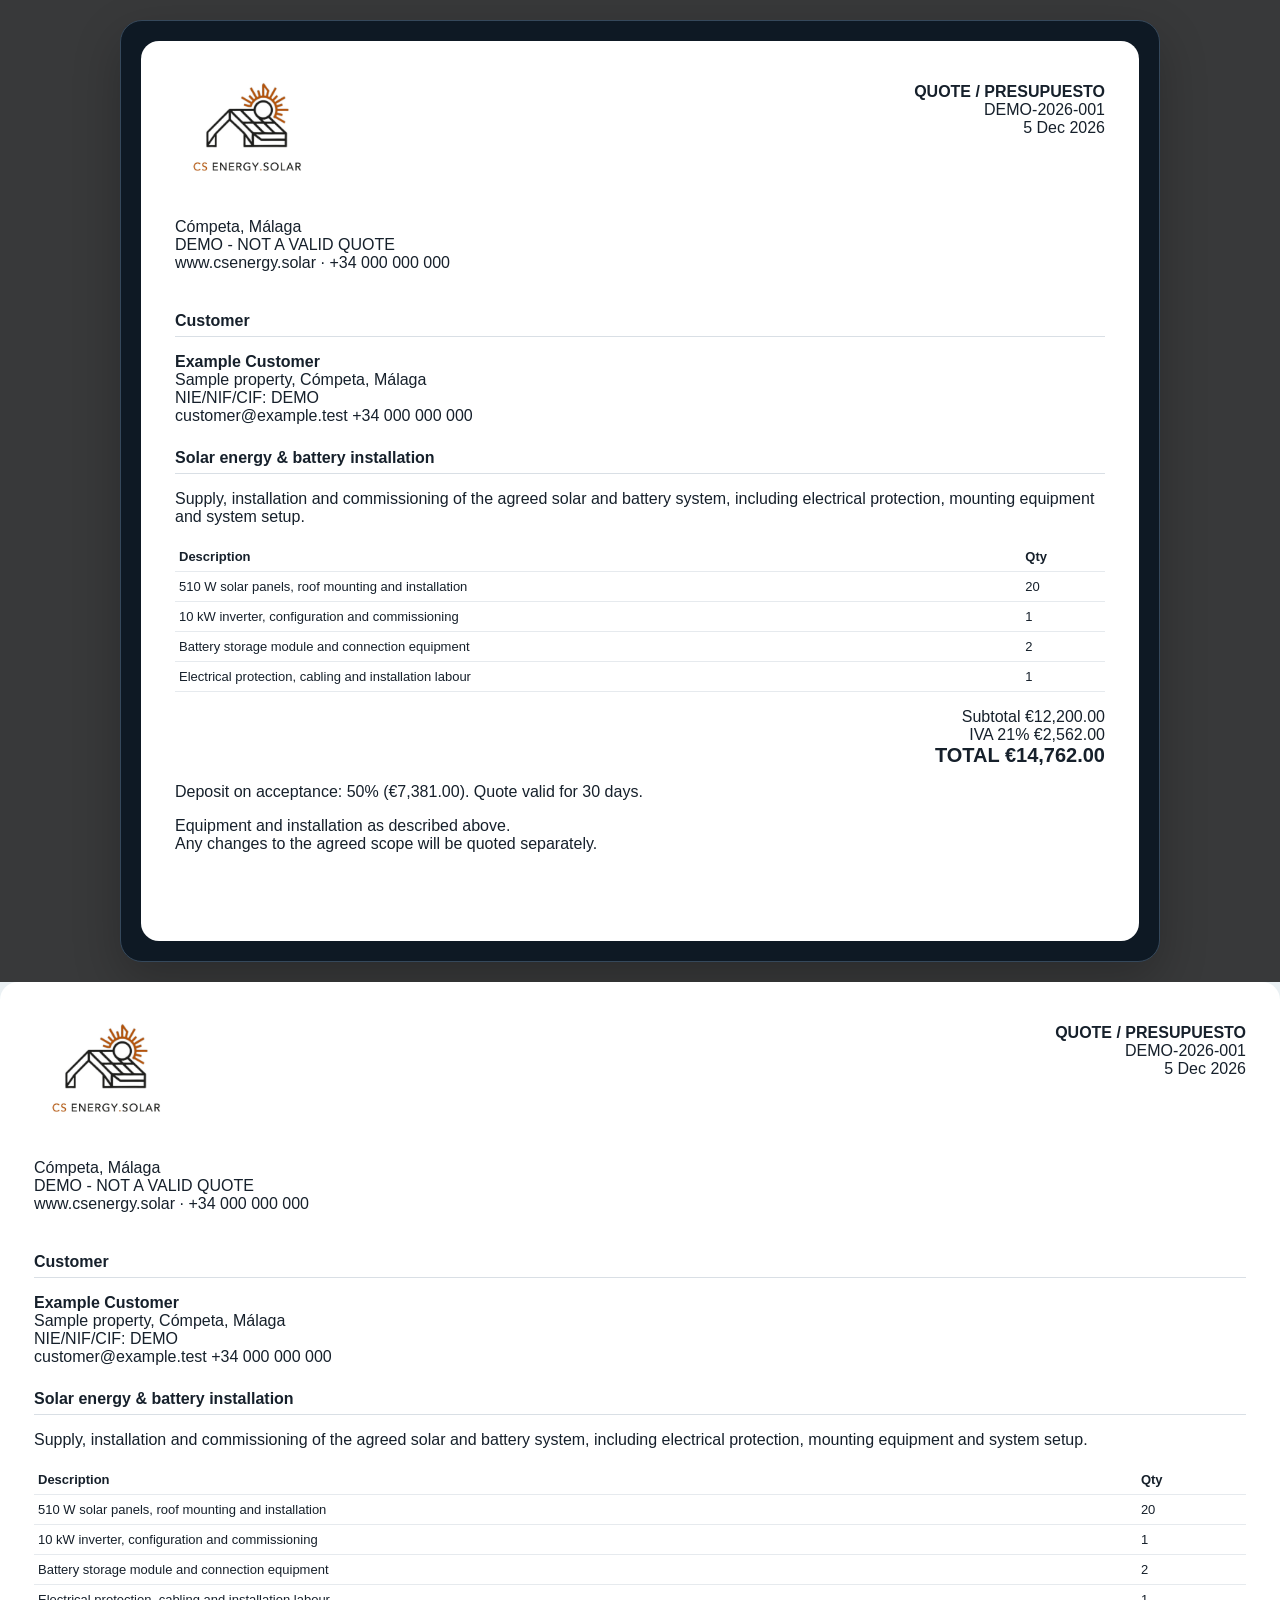
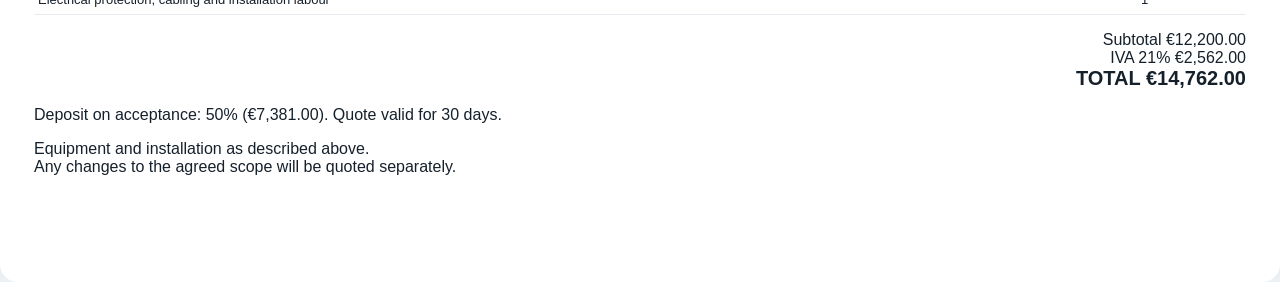
<file: quote-layout-before.html>
<!doctype html><meta charset="utf-8"><style>
:root{--bg:#081018;--panel:#0f1924;--panel2:#142232;--line:#263749;--text:#f6f8fb;--muted:#93a3b6;--orange:#f47a20;--yellow:#ffc24a;--green:#35c778;--red:#ff6170;--blue:#56a8ff;--radius:18px;--shadow:0 18px 48px rgba(0,0,0,.24)}
*{box-sizing:border-box}html{background:var(--bg)}body{margin:0;background:radial-gradient(circle at 85% 0,#17283a 0,transparent 30%),linear-gradient(180deg,#071018,#0b1420 45%,#081018);color:var(--text);font-family:Inter,-apple-system,BlinkMacSystemFont,"Segoe UI",sans-serif;min-height:100vh}button,input,select,textarea{font:inherit}button{touch-action:manipulation}.hidden{display:none!important}
#login{min-height:100vh;display:grid;place-items:center;padding:20px}.login-card{width:min(430px,100%);background:rgba(15,25,36,.96);border:1px solid var(--line);border-radius:24px;padding:24px;box-shadow:var(--shadow)}.brand{display:flex;align-items:center;gap:12px}.logo{width:48px;height:48px;border-radius:14px;background:linear-gradient(135deg,var(--orange),var(--yellow));display:grid;place-items:center;color:#111;font-weight:950;letter-spacing:-.05em}.brand strong{font-size:19px}.brand small{display:block;color:var(--muted);margin-top:2px}.login-card h1{font-size:28px;margin:28px 0 7px}.login-card p{color:var(--muted);margin:0 0 18px;line-height:1.45}.login-card input{width:100%;background:#09111a;border:1px solid var(--line);border-radius:13px;color:#fff;padding:13px;margin:6px 0}.login-card .primary{width:100%;margin-top:10px}.login-note{font-size:12px!important;margin-top:14px!important}
.app{display:grid;grid-template-columns:250px 1fr;min-height:100vh}.side{border-right:1px solid var(--line);padding:22px 16px;position:sticky;top:0;height:100vh;background:rgba(7,13,19,.93);backdrop-filter:blur(20px)}.side .brand{margin-bottom:24px}.navbtn{width:100%;border:0;background:transparent;color:#c4d0dc;text-align:left;padding:12px 13px;border-radius:12px;margin:4px 0;cursor:pointer;display:flex;gap:10px;align-items:center}.navbtn.active,.navbtn:hover{background:#142232;color:#fff}.side-foot{position:absolute;bottom:18px;left:16px;right:16px;font-size:12px;color:var(--muted);line-height:1.5}.side-foot button{padding:0;border:0;background:none;color:#ccd6df;text-decoration:underline;cursor:pointer}
.main{padding:28px;max-width:1550px;width:100%;margin:0 auto}.top{display:flex;justify-content:space-between;align-items:flex-start;gap:20px;margin-bottom:22px}.eyebrow{color:var(--orange);font-size:12px;font-weight:900;text-transform:uppercase;letter-spacing:.13em}.top h1{font-size:32px;margin:5px 0 4px}.top p{margin:0;color:var(--muted)}.primary,.ghost,.danger{border:0;border-radius:12px;padding:11px 14px;font-weight:850;cursor:pointer}.primary{background:linear-gradient(135deg,var(--orange),#ff9d48);color:#111}.ghost{background:#142232;color:#fff;border:1px solid var(--line)}.danger{background:#3a1720;color:#ff9fa8;border:1px solid #642632}.btnrow{display:flex;gap:8px;flex-wrap:wrap}
.view{display:none}.view.active{display:block}.grid{display:grid;grid-template-columns:repeat(4,1fr);gap:14px}.card{background:linear-gradient(180deg,rgba(20,34,50,.95),rgba(13,23,34,.96));border:1px solid var(--line);border-radius:var(--radius);padding:18px;box-shadow:0 12px 35px rgba(0,0,0,.14)}.stat .label{color:var(--muted);font-size:13px}.stat .num{font-size:30px;font-weight:950;margin-top:6px}.stat .sub{font-size:12px;margin-top:8px}.good{color:var(--green)}.warn{color:var(--yellow)}.bad{color:var(--red)}.muted{color:var(--muted)}
.section{margin-top:18px}.section-head{display:flex;justify-content:space-between;align-items:center;gap:10px;margin-bottom:10px}.section-head h2{font-size:18px;margin:0}.meta{font-size:12px;color:var(--muted)}.cols{display:grid;grid-template-columns:1.45fr 1fr;gap:16px}.job{display:grid;grid-template-columns:56px 1fr auto;gap:13px;align-items:center;padding:13px 0;border-bottom:1px solid var(--line)}.job:last-child{border:0}.date{height:52px;border-radius:13px;background:#09121b;border:1px solid var(--line);display:grid;place-items:center;line-height:1}.date strong{font-size:18px}.date small{font-size:10px;color:var(--muted)}.job h3{font-size:14px;margin:0 0 4px}.job p{font-size:12px;color:var(--muted);margin:0;line-height:1.35}.pill{display:inline-block;font-size:11px;font-weight:850;padding:6px 9px;border-radius:999px;background:#202d3a;border:1px solid var(--line);white-space:nowrap}.pill.orange{color:#ffad6d}.pill.green{color:#79e6aa}.pill.red{color:#ff929a}.pill.blue{color:#93c8ff}
.toolbar{display:flex;gap:10px;margin:16px 0}.search,.filter{background:#0a131d;border:1px solid var(--line);color:#fff;border-radius:12px;padding:11px 13px}.search{flex:1}.customer-grid,.system-grid{display:grid;grid-template-columns:repeat(3,1fr);gap:14px}.customer-card h3,.system-card h3{margin:6px 0;font-size:17px}.customer-card p,.system-card p{margin:5px 0;color:var(--muted);font-size:13px}.card-actions{display:flex;gap:8px;flex-wrap:wrap;margin-top:14px}.mini{border:1px solid var(--line);background:#0b1520;color:#fff;border-radius:10px;padding:8px 10px;font-size:12px;font-weight:760;cursor:pointer;text-decoration:none}.mini.whatsapp{background:#103528;border-color:#1e5941;color:#8ef0ba}.equipment{display:flex;gap:7px;flex-wrap:wrap;margin-top:11px}.equip{font-size:11px;padding:7px 8px;border:1px solid var(--line);border-radius:10px;color:#d1dae4;background:#0a131d}.empty{padding:34px 10px;text-align:center;color:var(--muted)}
.table-wrap{overflow:auto}.table{width:100%;border-collapse:collapse}.table th,.table td{text-align:left;padding:13px 10px;border-bottom:1px solid var(--line);font-size:13px;vertical-align:top}.table th{font-size:11px;color:var(--muted);text-transform:uppercase;letter-spacing:.05em}.name{font-weight:850}.actions{display:flex;gap:7px;justify-content:flex-end}.iconbtn{border:1px solid var(--line);background:#0b1520;color:#fff;border-radius:9px;padding:7px 9px;cursor:pointer}
.modal{position:fixed;inset:0;background:rgba(0,0,0,.76);display:none;align-items:center;justify-content:center;padding:16px;z-index:50}.modal.open{display:flex}.modalbox{background:#0e1924;border:1px solid #35485b;border-radius:22px;width:min(760px,100%);max-height:94vh;overflow:auto;padding:20px;box-shadow:var(--shadow)}.modalbox.wide{width:min(1040px,100%)}.modaltop{display:flex;justify-content:space-between;align-items:center;margin-bottom:16px}.modaltop h2{margin:0}.close{background:none;border:0;color:#fff;font-size:26px;cursor:pointer}.formgrid{display:grid;grid-template-columns:1fr 1fr;gap:12px}.field{display:flex;flex-direction:column;gap:6px}.field.full{grid-column:1/-1}.field label{font-size:12px;color:#aebbc9}.field input,.field select,.field textarea{background:#08111a;border:1px solid var(--line);border-radius:11px;padding:11px;color:#fff}.field textarea{min-height:90px;resize:vertical}.formactions{display:flex;justify-content:flex-end;gap:9px;margin-top:16px}.detail-grid{display:grid;grid-template-columns:1fr 1fr;gap:14px}.detail-section{background:#0a141e;border:1px solid var(--line);border-radius:15px;padding:14px}.detail-section h3{margin:0 0 10px;font-size:15px}.kv{display:grid;grid-template-columns:120px 1fr;gap:7px;font-size:13px;margin:6px 0}.kv span:first-child{color:var(--muted)}
.photo-grid{display:grid;grid-template-columns:repeat(3,1fr);gap:8px;margin-top:10px}.photo{aspect-ratio:4/3;border:1px solid var(--line);border-radius:12px;overflow:hidden;position:relative;background:#08111a}.photo img{width:100%;height:100%;object-fit:cover}.photo button{position:absolute;top:5px;right:5px;border:0;border-radius:50%;width:26px;height:26px;background:rgba(0,0,0,.7);color:#fff}.upload{display:block;border:1px dashed #4a6075;border-radius:12px;padding:13px;text-align:center;cursor:pointer;color:#c7d2de;font-size:13px}.upload input{display:none}.signature-wrap{border:1px solid var(--line);border-radius:12px;background:#fff;overflow:hidden}.signature-wrap canvas{display:block;width:100%;height:160px;touch-action:none}.signature-tools{display:flex;justify-content:space-between;align-items:center;margin-top:7px;font-size:12px;color:var(--muted)}
.report{background:#fff;color:#16202b;border-radius:18px;padding:28px}.report h1{margin:0;font-size:28px}.report h2{font-size:16px;border-bottom:1px solid #d9dfe5;padding-bottom:6px;margin-top:22px}.report p,.report td{font-size:13px}.report-table{width:100%;border-collapse:collapse}.report-table td{padding:5px 0;vertical-align:top}.report .rlabel{width:150px;color:#5f6b76}.report-photos{display:grid;grid-template-columns:repeat(3,1fr);gap:8px}.report-photos img{width:100%;aspect-ratio:4/3;object-fit:cover;border-radius:8px}.report-signature{max-width:300px;border-top:1px solid #333;margin-top:28px;padding-top:7px}.report-signature img{max-width:240px;height:90px;object-fit:contain;display:block}
.settings-grid{display:grid;grid-template-columns:1fr 1fr;gap:15px}.settings-card h3{margin-top:0}.settings-card p{font-size:13px;color:var(--muted);line-height:1.45}.settings-card input,.settings-card textarea{width:100%;background:#08111a;border:1px solid var(--line);border-radius:11px;padding:11px;color:#fff;margin:6px 0}.settings-card textarea{min-height:90px;resize:vertical}.filebtn{position:relative;overflow:hidden}.filebtn input{position:absolute;inset:0;opacity:0;cursor:pointer}
.mobilebar,.fab{display:none}
@page{margin:0}@media print{body>*{display:none!important}#reportPrintHost{display:block!important;position:absolute;inset:0;background:#fff;padding:14mm 16mm;box-sizing:border-box}.report{box-shadow:none;border-radius:0}.report-actions{display:none!important}}
@media(max-width:980px){.app{grid-template-columns:1fr}.side{display:none}.main{padding:18px 14px 92px}.grid{grid-template-columns:repeat(2,1fr)}.cols,.detail-grid,.settings-grid{grid-template-columns:1fr}.customer-grid,.system-grid{grid-template-columns:repeat(2,1fr)}.mobilebar{display:grid;grid-template-columns:repeat(6,1fr);position:fixed;bottom:0;left:0;right:0;background:rgba(7,13,19,.98);border-top:1px solid var(--line);z-index:30;padding:7px 2px calc(7px + env(safe-area-inset-bottom))}.mobilebar button{background:none;border:0;color:#8fa0b2;font-size:9px;padding:5px 1px}.mobilebar .active{color:#fff}.mobilebar span{display:block;font-size:17px;margin-bottom:2px}.fab{display:block;position:fixed;right:18px;bottom:79px;width:56px;height:56px;border-radius:50%;border:0;background:linear-gradient(135deg,var(--orange),var(--yellow));color:#111;font-size:29px;font-weight:900;z-index:31;box-shadow:0 10px 30px rgba(244,122,32,.35)}}
@media(max-width:640px){.top h1{font-size:26px}.top .primary{display:none}.grid{grid-template-columns:1fr 1fr}.card{padding:14px}.stat .num{font-size:25px}.customer-grid,.system-grid{grid-template-columns:1fr}.toolbar{flex-wrap:wrap}.filter{height:42px}.formgrid{grid-template-columns:1fr}.field.full{grid-column:auto}.job{grid-template-columns:50px 1fr}.job>.pill{grid-column:2;justify-self:start}.photo-grid,.report-photos{grid-template-columns:repeat(2,1fr)}.kv{grid-template-columns:105px 1fr}.modal{padding:8px}.modalbox{padding:15px;border-radius:18px}.report{padding:18px}}

/* Business suite additions */
.kpis{display:grid;grid-template-columns:repeat(4,1fr);gap:12px}.money{font-variant-numeric:tabular-nums}.product-grid{display:grid;grid-template-columns:repeat(3,1fr);gap:14px}.product-card h3{margin:6px 0 4px}.supplier{font-size:11px;text-transform:uppercase;letter-spacing:.08em;color:var(--orange);font-weight:900}.price-row{display:flex;justify-content:space-between;gap:10px;margin:12px 0}.price-box{flex:1;background:#09131d;border:1px solid var(--line);border-radius:12px;padding:10px}.price-box small{display:block;color:var(--muted);font-size:10px}.price-box strong{display:block;margin-top:3px}.doclinks{display:flex;gap:6px;flex-wrap:wrap;margin-top:10px}.quote-lines{width:100%;border-collapse:collapse}.quote-lines th,.quote-lines td{padding:9px 7px;border-bottom:1px solid var(--line);font-size:12px}.quote-lines input,.quote-lines select{width:100%;background:#08111a;border:1px solid var(--line);color:#fff;border-radius:8px;padding:8px}.quote-summary{display:grid;grid-template-columns:1fr 1fr;gap:8px;margin-top:12px}.quote-summary .sum{background:#09131d;border:1px solid var(--line);border-radius:12px;padding:11px}.quote-summary small{color:var(--muted);display:block}.quote-summary strong{font-size:18px}.monitor-grid{display:grid;grid-template-columns:repeat(3,1fr);gap:14px}.monitor-card .hero-power{font-size:32px;font-weight:950;margin:8px 0}.flow{display:grid;grid-template-columns:1fr 1fr;gap:8px}.flow div{background:#09131d;border:1px solid var(--line);border-radius:10px;padding:9px}.flow small{display:block;color:var(--muted);font-size:10px}.flow strong{font-size:15px}.provider{display:inline-flex;align-items:center;gap:7px;font-weight:900}.dot{width:9px;height:9px;border-radius:50%;background:var(--muted)}.dot.live{background:var(--green)}.dot.setup{background:var(--yellow)}.timeline{display:flex;gap:8px;flex-wrap:wrap}.step{font-size:11px;border:1px solid var(--line);border-radius:999px;padding:7px 9px;color:var(--muted)}.step.done{color:#8ff0b8;border-color:#285d43;background:#102a20}.paper-grid{display:grid;grid-template-columns:repeat(5,1fr);gap:9px}.paper{background:#0a141e;border:1px solid var(--line);border-radius:13px;padding:12px;text-align:center;cursor:pointer}.paper strong{display:block;font-size:12px}.paper span{font-size:22px;display:block;margin-bottom:6px}.portal-preview{background:linear-gradient(180deg,#f8fbff,#eef4f8);color:#13202c;border-radius:20px;padding:20px}.portal-preview .brand strong{color:#13202c}.portal-doc{display:flex;justify-content:space-between;align-items:center;padding:11px 0;border-bottom:1px solid #d8e1e8}.portal-doc:last-child{border:0}.portal-status{display:grid;grid-template-columns:repeat(4,1fr);gap:8px}.portal-status div{background:#fff;border:1px solid #dfe6ec;border-radius:12px;padding:10px}.portal-status small{color:#64717d;display:block}.portal-status strong{font-size:15px}.legal-note{font-size:11px;color:var(--muted);line-height:1.45}.banner{border:1px solid #5b4c20;background:#2a2410;color:#ffe58a;border-radius:13px;padding:12px 14px;font-size:12px;margin-bottom:14px}.doc-report{background:#fff;color:#16202b;border-radius:18px;padding:34px;min-height:900px}.doc-report h1{font-size:28px;margin:0}.doc-report h2{font-size:16px;border-bottom:1px solid #d9dfe5;padding-bottom:6px;margin-top:24px}.doc-report table{width:100%;border-collapse:collapse}.doc-report td,.doc-report th{padding:7px 4px;border-bottom:1px solid #e6eaee;font-size:13px;text-align:left}.doc-report .total{font-size:20px;font-weight:900}.signature-light{background:white;border:1px solid #cdd6de;border-radius:12px;overflow:hidden}.signature-light canvas{display:block;width:100%;height:170px;touch-action:none}.quote-status-Draft{color:#c9d4df}.quote-status-Sent{color:#93c8ff}.quote-status-Accepted{color:#79e6aa}.quote-status-Deposit{color:#ffe083}.quote-status-Complete{color:#79e6aa}
@media(max-width:980px){.product-grid,.monitor-grid{grid-template-columns:repeat(2,1fr)}.paper-grid{grid-template-columns:repeat(3,1fr)}}
@media(max-width:640px){.product-grid,.monitor-grid{grid-template-columns:1fr}.paper-grid{grid-template-columns:repeat(2,1fr)}.quote-summary,.portal-status{grid-template-columns:1fr 1fr}.kpis{grid-template-columns:1fr 1fr}}

.customer-app-shell{max-width:1180px;margin:0 auto;padding:28px 22px 46px}.customer-app-head{display:flex;justify-content:space-between;gap:18px;align-items:center;margin-bottom:26px;padding-bottom:18px;border-bottom:1px solid rgba(255,255,255,.08)}.customer-app-head .brand strong{font-size:20px}.customer-app-head .brand small{font-size:12px;letter-spacing:.04em}.customer-welcome{margin:4px 0 22px}.customer-welcome h1{font-size:34px;line-height:1.08;margin:0 0 8px;letter-spacing:-.03em}.customer-welcome p{margin:0;color:var(--muted);font-size:15px}.customer-app-grid{display:grid;grid-template-columns:minmax(0,1.15fr) minmax(330px,.85fr);gap:18px;align-items:start}.customer-app-card{background:linear-gradient(180deg,rgba(20,34,50,.98),rgba(12,22,32,.98));border:1px solid rgba(255,255,255,.09);border-radius:20px;padding:22px;box-shadow:0 14px 36px rgba(0,0,0,.16)}.customer-app-card h2{font-size:20px;margin:0 0 6px;letter-spacing:-.015em}.customer-app-card h3{font-size:15px;margin-top:0}.customer-card-sub{color:var(--muted);font-size:13px;margin:0 0 18px;line-height:1.5}.customer-app-kpis{display:grid;grid-template-columns:repeat(4,minmax(0,1fr));gap:12px;margin-bottom:18px}.customer-app-kpis>div{position:relative;overflow:hidden;background:linear-gradient(180deg,#0b1722,#09131c);border:1px solid rgba(255,255,255,.08);border-radius:16px;padding:16px;min-height:92px}.customer-app-kpis>div:before{content:'';position:absolute;left:0;top:0;bottom:0;width:3px;background:linear-gradient(180deg,var(--orange),var(--yellow))}.customer-app-kpis small{display:block;color:var(--muted);margin-bottom:9px;font-size:11px;text-transform:uppercase;letter-spacing:.08em;font-weight:800}.customer-app-kpis strong{display:block;font-size:16px;line-height:1.25}.customer-plan-grid{display:grid;grid-template-columns:repeat(3,minmax(0,1fr));gap:11px}.customer-plan{position:relative;border:1px solid rgba(255,255,255,.09);background:#0a151f;border-radius:16px;padding:16px;min-height:174px;display:flex;flex-direction:column}.customer-plan>strong{font-size:16px}.customer-plan>p:first-of-type{font-size:22px;font-weight:900;margin:8px 0}.customer-plan .muted{font-size:12px;line-height:1.45;flex:1}.customer-plan .mini{width:100%;margin-top:8px}.customer-plan.current{outline:2px solid var(--orange);background:linear-gradient(180deg,rgba(244,122,32,.13),#0a151f)}.customer-app-actions{display:flex;gap:8px;flex-wrap:wrap}.customer-app-login{max-width:460px;margin:50px auto;background:linear-gradient(180deg,rgba(20,34,50,.98),rgba(12,22,32,.98));box-shadow:0 24px 70px rgba(0,0,0,.3)}.customer-service-price{display:flex;align-items:center;justify-content:space-between;gap:14px;background:#09141e;border:1px solid rgba(255,255,255,.08);border-radius:14px;padding:14px 15px;margin:14px 0 18px}.customer-service-price span{color:var(--muted);font-size:12px}.customer-service-price strong{font-size:18px}.customer-booking-form .field{margin-bottom:12px}.customer-booking-form .primary{width:100%;margin-top:4px;padding:13px 16px}.customer-system-status{display:flex;align-items:center;gap:9px;margin-bottom:16px;padding:10px 12px;border-radius:12px;background:#0a161f;border:1px solid rgba(255,255,255,.07);font-size:13px}.customer-system-dot{width:9px;height:9px;border-radius:50%;background:var(--green);box-shadow:0 0 0 4px rgba(53,199,120,.11)}.customer-section-stack{display:grid;gap:18px}.customer-app-card .kv{grid-template-columns:115px 1fr;padding:8px 0;margin:0;border-bottom:1px solid rgba(255,255,255,.06)}.customer-app-card .kv:last-child{border-bottom:0}.customer-app-card .kv strong{text-align:right}.customer-app-card .portal-doc{padding:11px 0;border-bottom:1px solid rgba(255,255,255,.07)}.customer-app-card .portal-doc:last-child{border-bottom:0}.customer-divider{height:1px;background:rgba(255,255,255,.08);margin:18px 0}.portal-on{color:#5dd39e}.portal-off{color:var(--muted)}@media(max-width:900px){.customer-app-grid{grid-template-columns:1fr}.customer-plan-grid{grid-template-columns:1fr 1fr}.customer-app-kpis{grid-template-columns:1fr 1fr}}@media(max-width:620px){.customer-app-shell{padding:16px 12px 32px}.customer-app-head{margin-bottom:20px}.customer-welcome h1{font-size:28px}.customer-app-kpis,.customer-plan-grid{grid-template-columns:1fr}.customer-app-card{padding:18px}.customer-app-head .brand small{display:none}}
.customer-goodwe-link{display:inline-flex;align-items:center;justify-content:center;gap:6px;min-height:44px;padding:10px 14px;box-sizing:border-box}.customer-goodwe-link:focus-visible{outline:2px solid var(--orange);outline-offset:3px}
</style><style>body{margin:0;background:#eaf0f3}#businessDocModal{position:static;display:block;padding:20px}.modalbox.wide{margin:auto;max-height:none}#businessDocTitle{display:none}</style><div id="businessDocModal" class="modal"><div class="modalbox wide"><h2 id="businessDocTitle"></h2><div id="businessDocContent"></div></div></div><div id="reportPrintHost"></div><script>const data={"settings":{"companyName":"CS Energy","companyAddress":"Cómpeta, Málaga","companyTaxId":"DEMO - NOT A VALID QUOTE","companyWeb":"www.csenergy.solar","companyPhone":"+34 000 000 000","quoteFooter":"Equipment and installation as described above.\nAny changes to the agreed scope will be quoted separately."},"customers":[{"id":"test","name":"Example Customer","address":"Sample property, Cómpeta, Málaga","email":"customer@example.test","phone":"+34 000 000 000","taxId":"DEMO"}],"quotes":[{"id":"test-quote","customerId":"test","ref":"DEMO-2026-001","title":"Solar energy & battery installation","scope":"Supply, installation and commissioning of the agreed solar and battery system, including electrical protection, mounting equipment and system setup.","depositPct":50,"validDays":30,"lines":[{"description":"510 W solar panels, roof mounting and installation","qty":20,"sell":250,"cost":150},{"description":"10 kW inverter, configuration and commissioning","qty":1,"sell":3000,"cost":2000},{"description":"Battery storage module and connection equipment","qty":2,"sell":1250,"cost":900},{"description":"Electrical protection, cabling and installation labour","qty":1,"sell":1700,"cost":800}]}]};const DEFAULT_COMPANY_LOGO='[data-uri]';
function esc(s=''){return String(s).replace(/[&<>'"]/g,c=>({'&':'&amp;','<':'&lt;','>':'&gt;',"'":'&#039;','"':'&quot;'}[c]))}
function iso(d){return new Date(d).toISOString().slice(0,10)}
function prettyDate(s){if(!s)return'—';const d=new Date(s+'T12:00:00');return d.toLocaleDateString('en-GB',{day:'numeric',month:'short',year:'numeric'})}
function customer(id){return data.customers.find(c=>c.id===id)||{name:'Unknown customer',location:'',phone:'',email:'',address:''}}
function eur(n){return new Intl.NumberFormat('en-IE',{style:'currency',currency:'EUR'}).format(Number(n||0))}
function quoteTotals(lines){const cost=lines.reduce((a,l)=>a+l.cost*l.qty,0),net=lines.reduce((a,l)=>a+l.sell*l.qty,0),iva=net*.21,total=net+iva,profit=net-cost,margin=net?profit/net*100:0;return{cost,net,iva,total,profit,margin}}
function docHeader(type,q,c,docRef=''){const co=data.settings,logoSrc=co.companyLogo||DEFAULT_COMPANY_LOGO,logo=logoSrc?`<img src="${esc(logoSrc)}" alt="${esc(co.companyName||'CS Energy')}" style="width:300px;max-width:100%;max-height:125px;object-fit:contain;object-position:left center;margin-bottom:14px">`:'';const ref=docRef||q.ref;return `<div style="display:flex;justify-content:space-between;gap:28px;align-items:flex-start"><div>${logo}<p style="margin-top:0">${esc(co.companyAddress||'')}<br>${esc(co.companyTaxId||'')}<br>${esc(co.companyWeb||'')} ${co.companyPhone?'· '+esc(co.companyPhone):''}</p></div><div style="text-align:right;padding-top:8px"><strong>${type.toUpperCase()}</strong><br>${esc(ref)}<br>${prettyDate(iso(new Date()))}</div></div><h2>Customer</h2><p><strong>${esc(c.name)}</strong><br>${esc(c.address||c.location)}${c.taxId?`<br>NIE/NIF/CIF: ${esc(c.taxId)}`:''}<br>${esc(c.email||'')} ${esc(c.phone||'')}</p>`}
function showBusinessDoc(id,type){const q=data.quotes.find(x=>x.id===id),c=customer(q.customerId),co=data.settings,t=quoteTotals(q.lines),dep=t.total*q.depositPct/100,bal=t.total-dep;let title='',body='';if(type==='quote'){title='Quote';body=`${docHeader('Quote / Presupuesto',q,c)}<h2>${esc(q.title)}</h2><p>${esc(q.scope||'Supply, installation, commissioning and agreed works.')}</p><table><thead><tr><th>Description</th><th>Qty</th></tr></thead><tbody>${q.lines.map(l=>`<tr><td>${esc(l.description)}</td><td>${l.qty}</td></tr>`).join('')}</tbody></table><p style="text-align:right">Subtotal ${eur(t.net)}<br>IVA 21% ${eur(t.iva)}<br><span class="total">TOTAL ${eur(t.total)}</span></p><p>Deposit on acceptance: ${q.depositPct}% (${eur(dep)}). Quote valid for ${q.validDays} days.</p>${co.quoteFooter?`<p>${esc(co.quoteFooter).replace(/\n/g,'<br>')}</p>`:''}`}if(type==='deposit'){title='Deposit request';body=`${docHeader('Deposit request / Solicitud de anticipo',q,c)}<h2>Amount due</h2><p class="total">${eur(dep)}</p><p>This represents ${q.depositPct}% of accepted quotation ${esc(q.ref)} with total contract value ${eur(t.total)}.</p>${co.depositText?`<p>${esc(co.depositText).replace(/\n/g,'<br>')}</p>`:''} ${paymentDetails(q)}`}if(type==='balance'){title='Final balance request';body=`${docHeader('Final balance request',q,c)}<h2>Payment summary</h2><table><tr><td>Contract value</td><td>${eur(t.total)}</td></tr><tr><td>Deposit</td><td>− ${eur(dep)}</td></tr><tr><td class="total">Balance due</td><td class="total">${eur(bal)}</td></tr></table>${paymentDetails(q)}${co.balanceText?`<p>${esc(co.balanceText).replace(/\n/g,'<br>')}</p>`:''}` }if(type==='invoice'){title='Official factura';const no=invoiceNumber(q);body=`${docHeader('FACTURA',q,c,no)}<table><thead><tr><th>Description</th><th>Qty</th></tr></thead><tbody>${q.lines.map(l=>`<tr><td>${esc(l.description)}</td><td>${l.qty}</td></tr>`).join('')}</tbody></table><p style="text-align:right">Base imponible ${eur(t.net)}<br>IVA 21% ${eur(t.iva)}<br><span class="total">TOTAL ${eur(t.total)}</span></p>${co.invoiceFooter?`<p>${esc(co.invoiceFooter).replace(/\n/g,'<br>')}</p>`:''}` }if(type==='contract'){title='Solar Installation Agreement';const customTerms=(co.contractTerms||'').trim();body=`${docHeader('Solar Installation Agreement',q,c)}
<h1 style="margin-bottom:4px">SOLAR INSTALLATION AGREEMENT</h1>
<p><strong>Quotation ${esc(q.ref)} · Contract price ${eur(t.net)} + IVA</strong></p>
<table>
<tr><td><strong>Customer</strong></td><td>${esc(c.name||'')}</td></tr>
<tr><td><strong>Installation address</strong></td><td>${esc(c.address||c.location||'')}</td></tr>
<tr><td><strong>NIE / NIF / Passport</strong></td><td>${esc(c.taxId||'')}</td></tr>
<tr><td><strong>Installer</strong></td><td>${esc(co.companyName||'CS Energy')}</td></tr>
<tr><td><strong>Quotation</strong></td><td>${esc(q.ref)} · ${prettyDate(q.date)}</td></tr>
</table>
<h2>1. Contract works</h2>
<p>The Installer will supply, install, configure, test, commission and hand over the following equipment and agreed works:</p>
<ul>${q.lines.map(l=>`<li>${l.qty} × ${esc(l.description)}</li>`).join('')}</ul>
<p>${esc(q.scope||'Supply, installation, commissioning and agreed works.').replace(/\n/g,'<br>')}</p>
<h2>2. Contract price</h2>
<p>The agreed price is <strong>${eur(t.net)} excluding IVA</strong>. IVA is ${eur(t.iva)}, making the total <strong>${eur(t.total)} including IVA</strong>, subject only to written variations agreed with the customer.</p>
<h2>3. Payment terms</h2>
<p>A <strong>${q.depositPct}% deposit</strong> of ${eur(dep)} including IVA is due on acceptance. The remaining <strong>${eur(bal)}</strong> including IVA is due on completion and commissioning unless otherwise agreed in writing. Equipment ordering and scheduling may begin once the deposit has cleared.</p>
<h2>4. Installation and access</h2>
<p>The customer will provide reasonable access to the property, roof areas, electrical installation and agreed equipment locations and will disclose known hazards or restrictions. Installation dates may be adjusted for weather, equipment availability, site conditions or circumstances outside the Installer’s reasonable control.</p>
<h2>5. Design and equipment</h2>
<p>Final string layout, cable sizing, protective devices and equipment positions will be confirmed from site conditions and manufacturer requirements. If an exact listed product becomes unavailable, any material substitution will be equivalent or better and agreed with the customer.</p>
<h2>6. Variations and unforeseen work</h2>
<p>Work outside the agreed scope, including hidden defects, unsuitable existing wiring, structural repairs, trenching, civil works or customer-requested changes, will be discussed and priced separately before proceeding, except work reasonably required to make the installation immediately safe.</p>
<h2>7. Existing electrical installation</h2>
<p>The quotation assumes the existing electrical installation permits safe connection. Rectification of pre-existing faults, non-compliant wiring or defects discovered during installation is not included unless specifically stated in writing.</p>
<h2>8. Monitoring and internet</h2>
<p>Remote monitoring requires a suitable customer internet connection and continued availability of the relevant manufacturer platform. CS Energy will configure manufacturer monitoring where technically possible and provide a basic handover.</p>
<h2>9. Warranties</h2>
<p>Manufacturer warranties apply to supplied equipment under each manufacturer’s terms. CS Energy provides workmanship support for defects arising from its installation, subject to normal exclusions including misuse, third-party alteration, accidental damage, abnormal grid conditions, lightning, flooding, fire and other external causes. Mandatory consumer rights under Spanish law are unaffected.</p>
<h2>10. Ownership and risk</h2>
<p>Title to supplied equipment remains with the Installer until all sums due under this agreement have been paid in full, to the extent permitted by applicable law.</p>
<h2>11. Permissions, legalisation and third-party charges</h2>
<p>Unless expressly included in the quotation, the price excludes municipal licences or taxes, structural engineering, utility-company charges, grid upgrades and other third-party fees. Electrical certification or legalisation is included only where stated in the quotation or scope.</p>
<h2>12. Cancellation</h2>
<p>Any mandatory cancellation rights under Spanish consumer law remain unaffected. Where the customer instructs the Installer to order specific equipment or begin work after the applicable legal requirements have been satisfied, reasonable costs already incurred may be payable to the extent permitted by law.</p>
${customTerms?`<h2>13. Additional / job-specific terms</h2><p>${esc(customTerms).replace(/\n/g,'<br>')}</p>`:''}
<h2>${customTerms?'14':'13'}. Acceptance</h2>
<p>By signing below, the customer confirms acceptance of this agreement, quotation <strong>${esc(q.ref)}</strong>, the equipment schedule, scope and contract price.</p>
<h2>Signatures</h2>
${q.signature?`<img src="${q.signature}" style="max-width:280px;height:100px;object-fit:contain"><p><strong>${esc(q.signerName||c.name)}</strong><br>Customer · Signed ${new Date(q.acceptedAt).toLocaleString('en-GB')}</p>`:'<p>Customer signature: ________________________________</p><p>Date: ____________________</p>'}
<p style="margin-top:28px"><strong>For ${esc(co.companyName||'CS Energy')}</strong></p><p>Name: James</p><p>Signature: ________________________________</p><p>Date: ____________________</p>
<p class="legal-note">Electronic acceptance record includes the document reference, signer name, timestamp and signature image where captured by the app.</p>`}document.getElementById('businessDocTitle').textContent=title;const html=`<div class="doc-report">${body}</div>`;document.getElementById('businessDocContent').innerHTML=html;document.getElementById('reportPrintHost').innerHTML=html;document.getElementById('businessDocModal').classList.add('open')}
showBusinessDoc('test-quote','quote');</script>
</file>
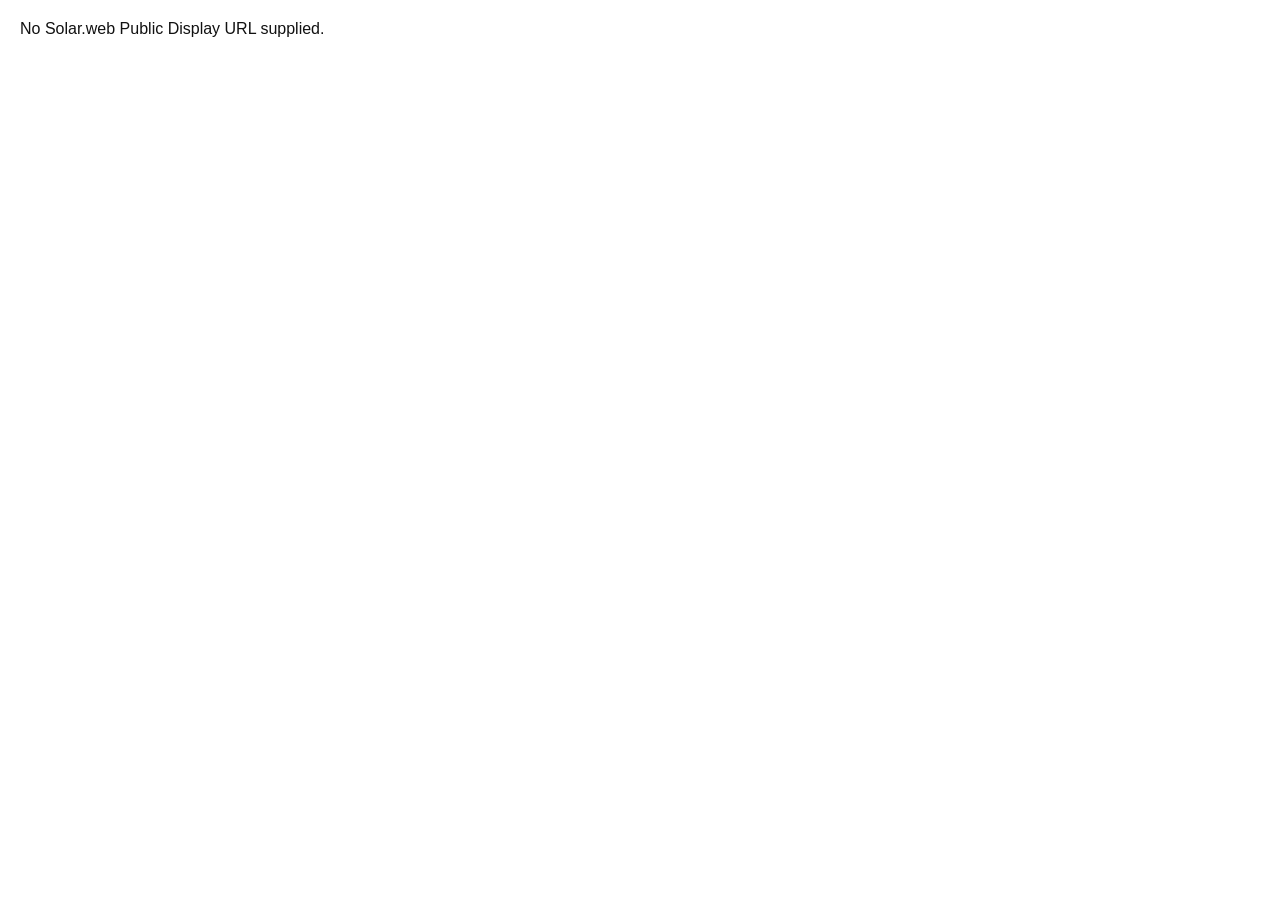
<file: solarweb-viewer.html>
<!doctype html>
<html lang="en">
<head>
<meta charset="utf-8">
<meta name="viewport" content="width=device-width,initial-scale=1">
<title>CS Energy Live Monitoring</title>
<style>
html,body{margin:0;width:100%;height:100%;background:#fff;font-family:-apple-system,BlinkMacSystemFont,"Segoe UI",sans-serif}
#msg{display:none;padding:20px;color:#111}
iframe{width:100%;height:100%;border:0;display:block}
</style>
</head>
<body>
<div id="msg">No Solar.web Public Display URL supplied.</div>
<iframe id="f" allowfullscreen referrerpolicy="strict-origin-when-cross-origin"></iframe>
<script>
const u=new URLSearchParams(location.search).get('url')||'';
if(/^https:\/\/(www\.)?solarweb\.com\//i.test(u)){
 document.getElementById('f').src=u;
}else{
 document.getElementById('f').style.display='none';
 document.getElementById('msg').style.display='block';
}
</script>
</body>
</html>
</file>
<file: proposal-generator-v1.css>
.solar-proposal{font-family:Arial,sans-serif;font-size:13px;color:#163042;background:#fff;line-height:1.5}.sp-brand,.sp-footer{display:flex;justify-content:space-between;gap:20px;flex-wrap:wrap;padding:22px 0;border-bottom:1px solid #dce5e9}.sp-brand strong{font-size:25px;letter-spacing:-1px}.sp-brand span,.sp-eyebrow{font-size:11px;text-transform:uppercase;letter-spacing:2px;color:#59717d}.sp-hero{display:grid;grid-template-columns:1.25fr 1fr;gap:35px;padding:45px 25px;background:linear-gradient(120deg,#fff9ed,#edf8fc);border-radius:18px;margin:24px 0}.sp-hero h1{font-size:46px;line-height:1.08;letter-spacing:-2px;margin:20px 0}.sp-hero em{color:#ed751e;font-style:normal}.sp-system{align-self:center;text-align:center;border:1px solid #d7e5e9;border-radius:18px;padding:24px 12px;background:#ffffffcf}.sp-system strong{font-size:24px}.sp-sun{font-size:52px;color:#ef882b}.sp-flow{padding:12px 0;color:#315c72}.sp-system small,.sp-disclaimer{font-size:11px;color:#62727a}.sp-stats,.sp-specs{display:grid;grid-template-columns:repeat(3,1fr);gap:12px}.sp-specs{grid-template-columns:repeat(4,1fr)}.sp-stat{padding:18px;border:1px solid #dce5e9;border-radius:12px;background:#f9fcfd}.sp-stat strong{display:block;font-size:25px;letter-spacing:-.5px}.sp-stat span{font-size:11px;color:#62727a}.sp-section{padding:26px 0;border-bottom:1px solid #dce5e9}.sp-section h2{font-size:29px;letter-spacing:-1px;margin:6px 0 20px}.sp-section h3{font-size:16px;margin:20px 0 6px}.sp-grid{display:grid;grid-template-columns:1fr 1fr;gap:25px}.sp-chart{height:160px;display:flex;gap:8px;align-items:end;justify-content:space-between}.sp-month{flex:1;text-align:center}.sp-bars{height:125px;display:flex;gap:3px;align-items:end;justify-content:center}.sp-bars i,.sp-bars b{width:14px;display:block;background:#234c66;border-radius:4px 4px 0 0}.sp-bars b{background:#f08c34}.sp-month small{font-size:10px}.sp-legend{font-size:11px;color:#234c66}.sp-legend span{color:#da741e;margin-left:15px}.sp-monthly{font-size:10px;margin-top:12px;width:100%;border-collapse:collapse}.sp-monthly td,.sp-monthly th{padding:3px 8px;text-align:left;border-bottom:1px solid #edf0f2}.sp-items{width:100%;border-collapse:collapse}.sp-items th,.sp-items td{padding:12px 8px;text-align:left;border-bottom:1px solid #dce5e9}.sp-items th{font-size:11px;text-transform:uppercase}.sp-price{margin:22px 0;padding:24px;background:#173e53;color:#fff;border-radius:14px;text-align:right}.sp-price strong,.sp-price span{display:block}.sp-price strong{font-size:38px}.sp-price span{font-size:12px}.sp-footer small{width:100%;font-size:10px}.proposal-editor{margin-top:22px;padding:18px;border:1px solid #ccdbe2;border-radius:12px}.proposal-editor-grid{display:grid;grid-template-columns:1fr 1fr;gap:12px}.proposal-editor label{display:flex;flex-direction:column;gap:4px}.proposal-editor input,.proposal-editor textarea,.proposal-editor select{width:100%;box-sizing:border-box}.proposal-lookup-note{padding:12px;background:#fff6e8;font-size:12px}.doc-report:has(.solar-proposal){max-width:900px}.solar-proposal table tr{break-inside:avoid}@media(max-width:640px){.sp-hero,.sp-grid{grid-template-columns:1fr}.sp-hero h1{font-size:36px}.sp-specs,.sp-stats,.proposal-editor-grid{grid-template-columns:1fr 1fr}.sp-stat strong{font-size:21px}}@media print{.sp-hero{padding:25px}.sp-hero h1{font-size:36px}.sp-stat,.sp-system,.sp-price,.sp-grid,.sp-chart{break-inside:avoid}.sp-section h2,.sp-section h3{break-after:avoid}.solar-proposal{-webkit-print-color-adjust:exact;print-color-adjust:exact}.sp-section{padding:18px 0}.sp-monthly{font-size:9px}}
@media print{.solar-proposal{font-size:11px}.sp-brand,.sp-footer{padding:12px 0}.sp-hero{padding:16px 20px;margin:16px 0;gap:22px}.sp-hero h1{font-size:32px;margin:12px 0}.sp-system{padding:12px}.sp-sun{font-size:38px}.sp-stat{padding:12px}.sp-stat strong{font-size:23px}.sp-section{padding:14px 0}.sp-section h2{font-size:24px;margin:6px 0 14px}.sp-section h3{font-size:14px;margin:12px 0 5px}.sp-monthly{break-inside:avoid}.sp-items td,.sp-items th{padding:8px}.sp-price{margin:14px 0;padding:16px}.sp-disclaimer{font-size:9px}.sp-eyebrow{break-after:avoid}}
@media print{.sp-system-section,.sp-investment{break-before:page}.sp-system-section{padding-top:0}.sp-investment{padding-top:0}.sp-items thead{display:table-header-group}}
@media print{.sp-monthly td,.sp-monthly th{padding:1px 8px}.sp-section p{margin-top:8px;margin-bottom:8px}.sp-chart{height:145px}}
.sp-brand{align-items:center}.sp-logo{display:block;width:150px;max-width:40%;height:auto;object-fit:contain;flex-shrink:0}.sp-brand>span{text-align:right}@media print{.sp-logo{width:160px}}

/* html2pdf captures screen media: apply print-sized rules only during proposal export. */
.proposal-export .solar-proposal{font-size:11px}.proposal-export .sp-brand,.proposal-export .sp-footer{padding:12px 0}.proposal-export .sp-hero{padding:16px 20px;margin:16px 0;gap:22px}.proposal-export .sp-hero h1{font-size:32px;margin:12px 0}.proposal-export .sp-system{padding:12px}.proposal-export .sp-sun{font-size:38px}.proposal-export .sp-stat{padding:12px}.proposal-export .sp-stat strong{font-size:23px}.proposal-export .sp-section{padding:14px 0}.proposal-export .sp-section h2{font-size:24px;margin:6px 0 14px}.proposal-export .sp-section h3{font-size:14px;margin:12px 0 5px}.proposal-export .sp-items td,.proposal-export .sp-items th{padding:8px}.proposal-export .sp-price{margin:14px 0;padding:16px}.proposal-export .sp-disclaimer{font-size:9px}.proposal-export .sp-monthly td,.proposal-export .sp-monthly th{padding:1px 8px}.proposal-export .sp-section p{margin-top:8px;margin-bottom:8px}.proposal-export .sp-chart{height:145px}.proposal-export .sp-logo{width:160px}.proposal-export .sp-system-section,.proposal-export .sp-investment{padding-top:0}
.proposal-export .sp-hero{grid-template-columns:1.25fr 1fr}.proposal-export .sp-grid{grid-template-columns:1fr 1fr}.proposal-export .sp-stats{grid-template-columns:repeat(3,1fr)}.proposal-export .sp-specs{grid-template-columns:repeat(4,1fr)}
@media(max-width:640px){.sp-chart{gap:3px}.sp-month{min-width:0}.sp-bars{gap:2px}.sp-bars i,.sp-bars b{width:5px}.sp-month small{font-size:8px}}
.proposal-export .sp-chart{gap:8px}.proposal-export .sp-bars{gap:3px}.proposal-export .sp-bars i,.proposal-export .sp-bars b{width:14px}.proposal-export .sp-month small{font-size:10px}
</file>
